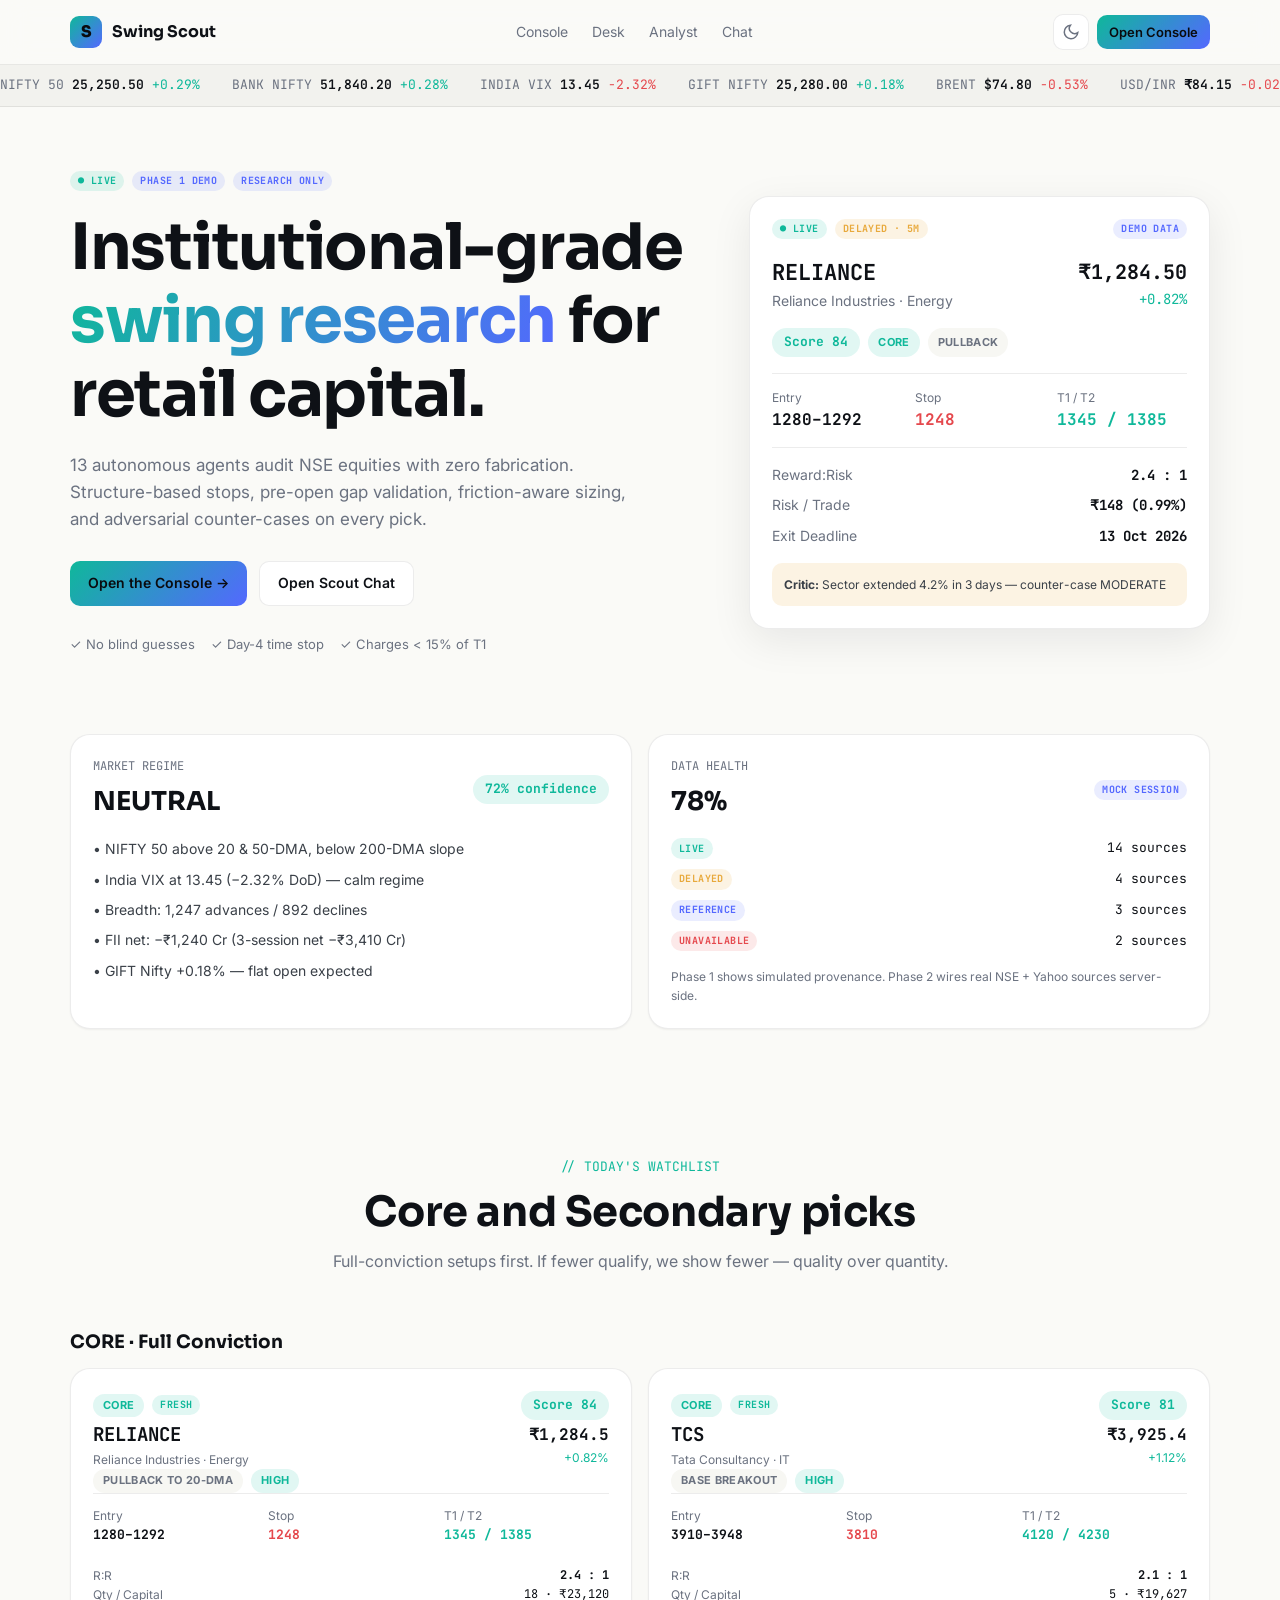
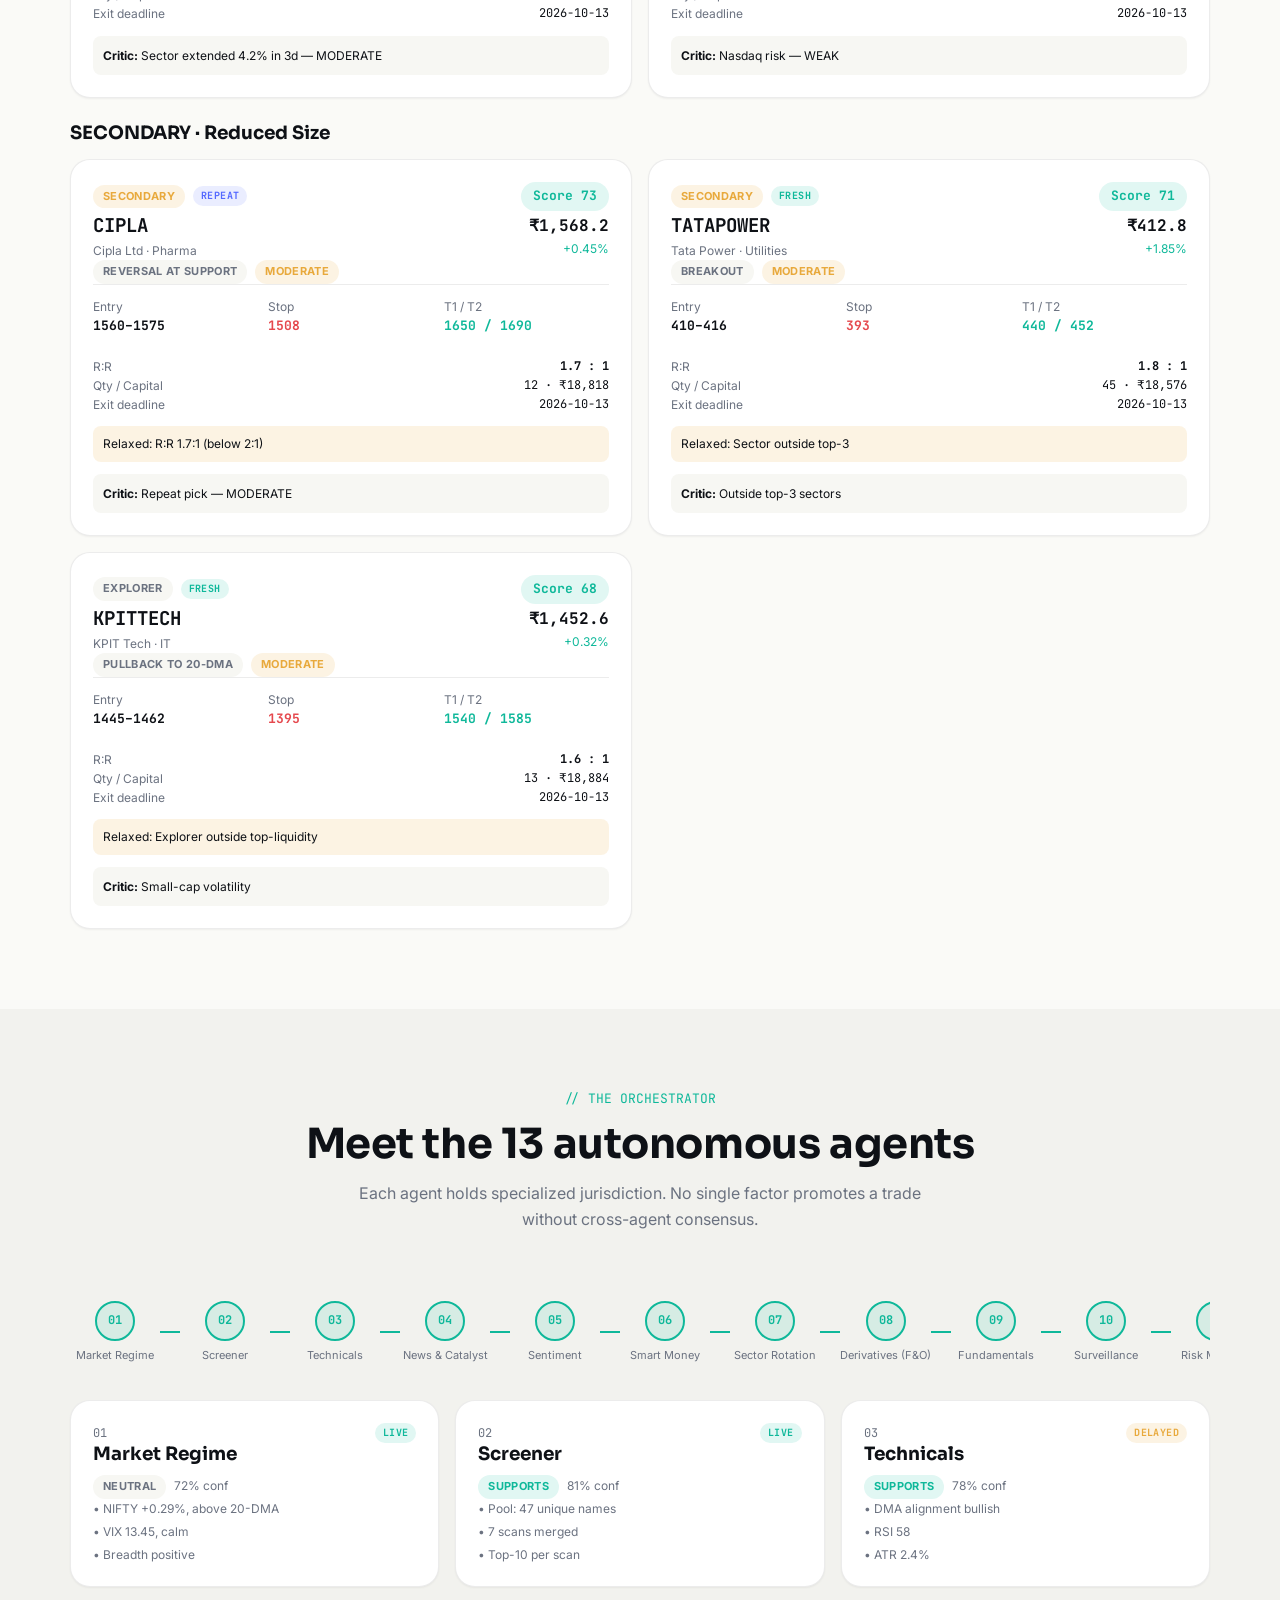
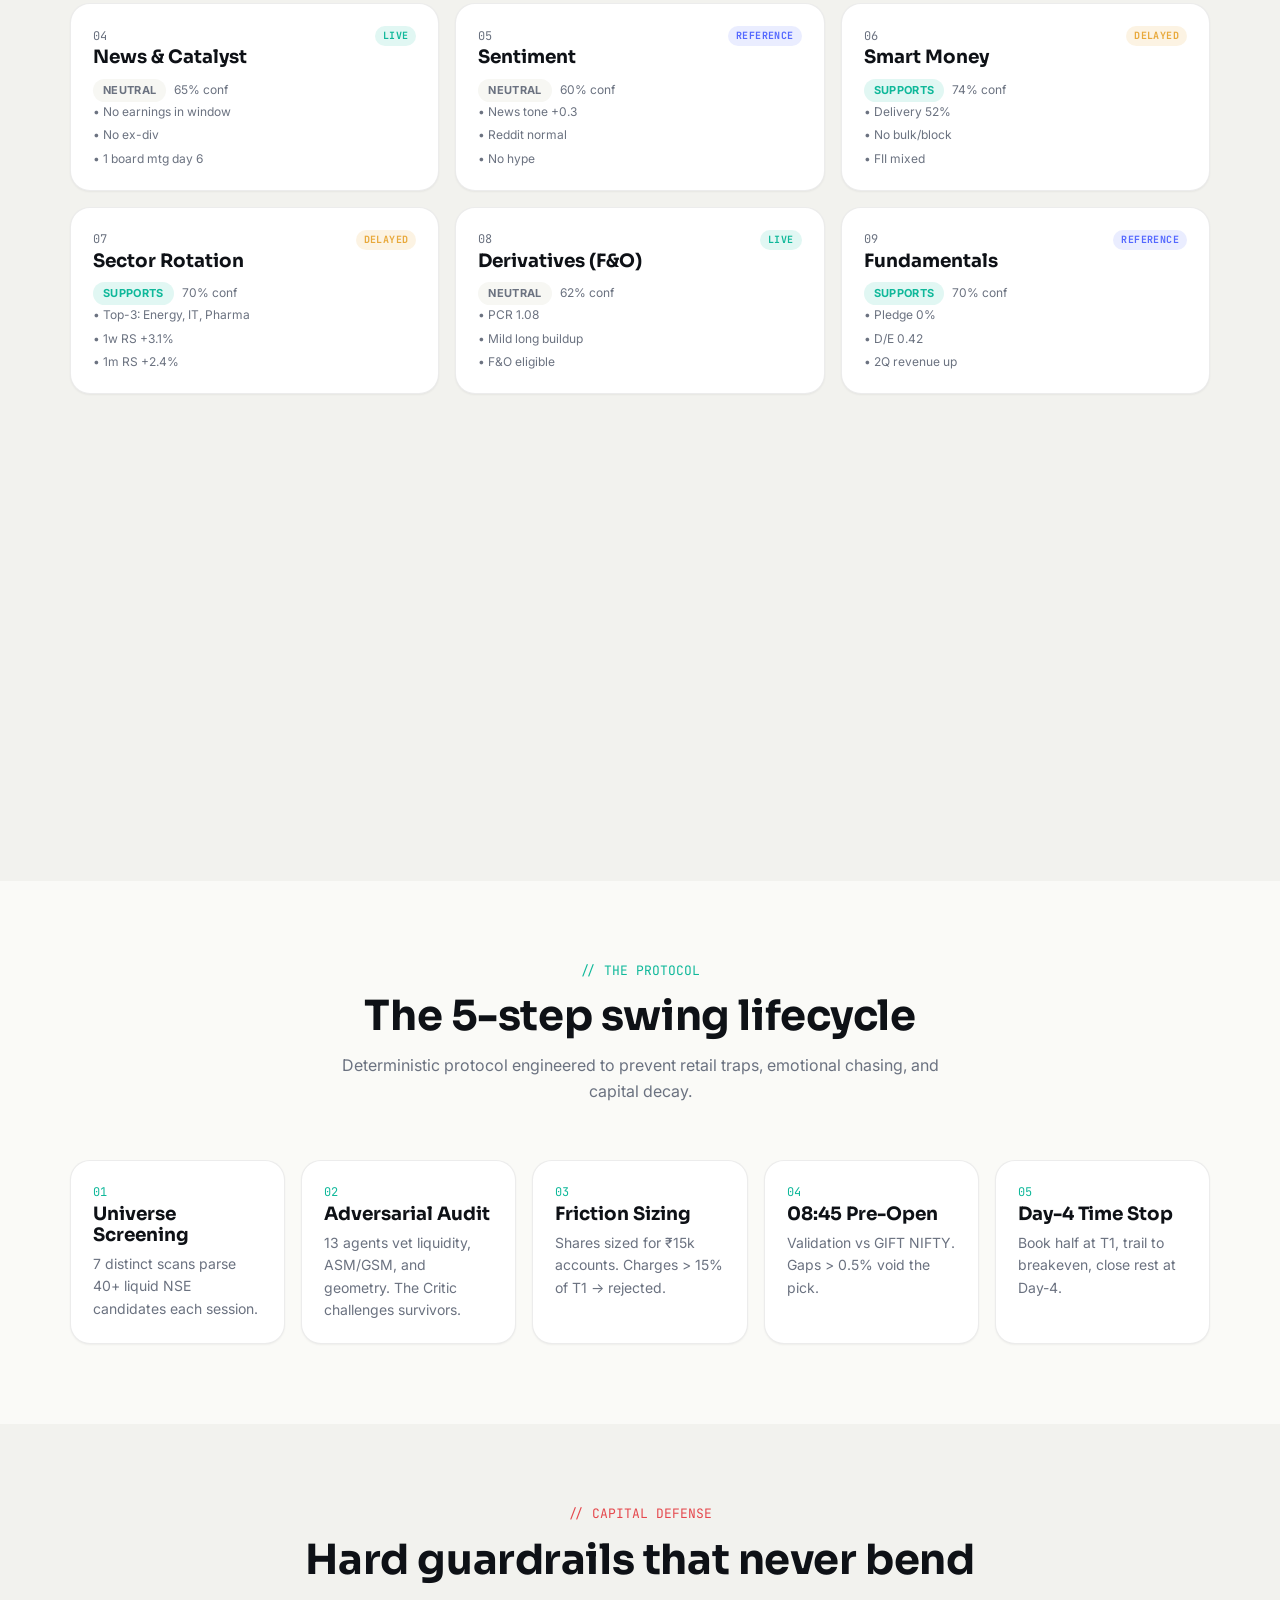
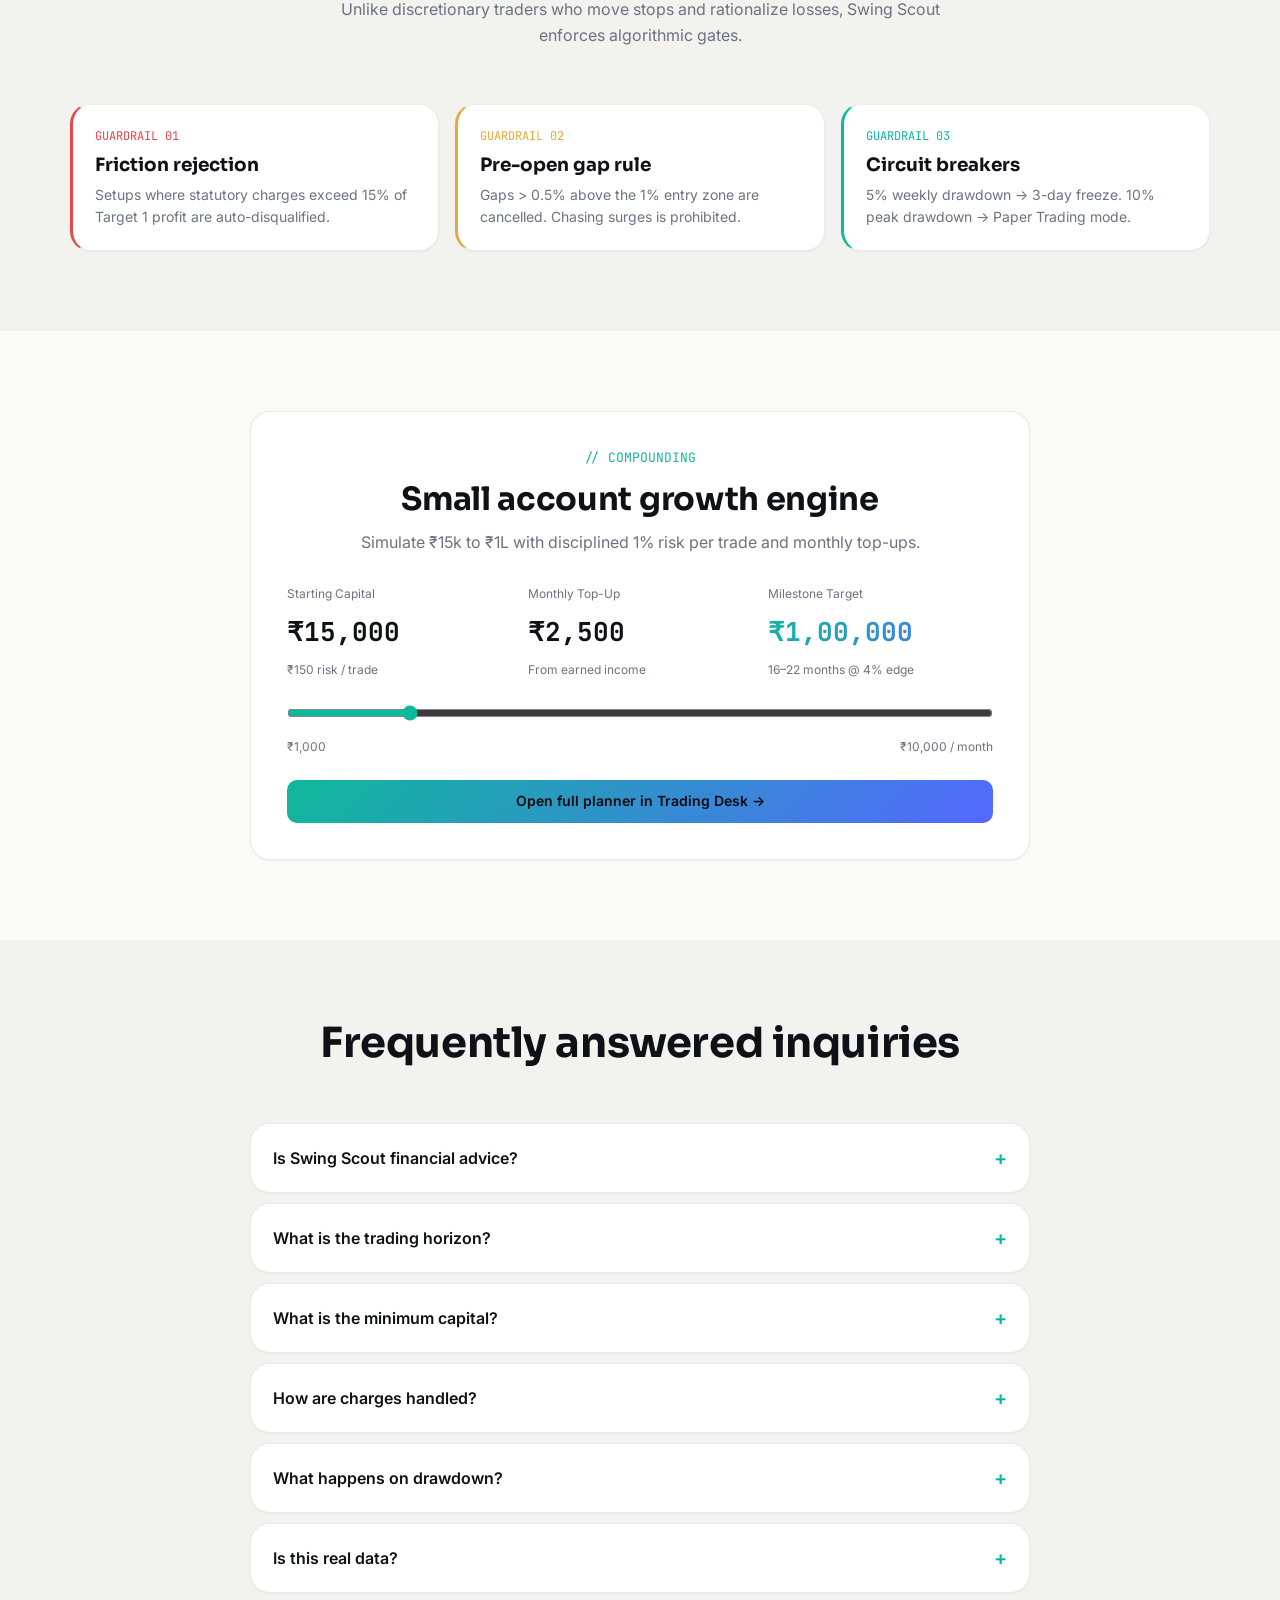
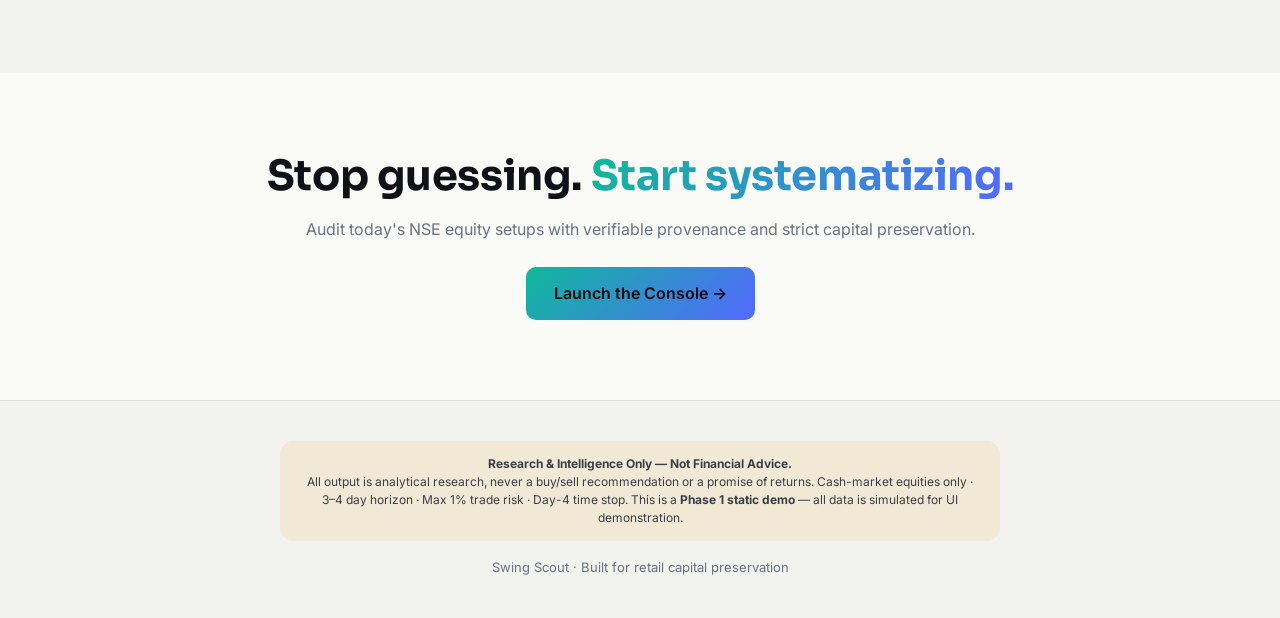
<file: index.html>
<!DOCTYPE html>
<html lang="en" data-theme="light">
<head>
<meta charset="UTF-8" />
<meta name="viewport" content="width=device-width, initial-scale=1.0" />
<title>Swing Scout — NSE Swing Research Ecosystem</title>
<meta name="description" content="Institutional-grade NSE swing research for retail capital. 13 autonomous agents, strict capital preservation, Day-4 time stop." />

<link rel="preconnect" href="https://fonts.googleapis.com">
<link rel="preconnect" href="https://fonts.gstatic.com" crossorigin>
<link href="https://fonts.googleapis.com/css2?family=Sora:wght@400;600;700;800&family=Inter:wght@400;500;600;700&family=JetBrains+Mono:wght@400;600;700&display=swap" rel="stylesheet">

<link rel="stylesheet" href="assets/style.css">
</head>

<body data-page="index.html">

<div id="nav-slot"></div>

<!-- TICKER -->
<div class="ticker">
  <div class="ticker-track" id="tickerTrack"></div>
</div>

<!-- HERO -->
<section class="section" style="padding-top:64px; padding-bottom:56px; position:relative;">
  <div class="container">
    <div style="display:grid; grid-template-columns: 1.15fr 0.85fr; gap:56px; align-items:center;" class="hero-grid">
      <div class="fade-in">
        <div class="flex wrap gap-2" style="margin-bottom:20px;">
          <span class="prov prov-live">● LIVE</span>
          <span class="demo-chip">Phase 1 Demo</span>
          <span class="prov prov-reference">Research Only</span>
        </div>
        <h1 style="margin-bottom:20px;">
          Institutional-grade <span class="gradient-text">swing research</span> for retail capital.
        </h1>
        <p class="muted" style="font-size:17px; max-width:560px; margin-bottom:28px;">
          13 autonomous agents audit NSE equities with zero fabrication.
          Structure-based stops, pre-open gap validation, friction-aware sizing,
          and adversarial counter-cases on every pick.
        </p>
        <div class="flex wrap gap-3">
          <a href="console.html" class="btn btn-primary">Open the Console →</a>
          <a href="chat.html" target="_blank" class="btn btn-ghost">Open Scout Chat</a>
        </div>
        <div class="flex wrap gap-4" style="margin-top:28px; font-size:13px; color:var(--muted);">
          <span>✓ No blind guesses</span>
          <span>✓ Day-4 time stop</span>
          <span>✓ Charges &lt; 15% of T1</span>
        </div>
      </div>

      <!-- Preview Pick Card -->
      <div class="fade-in">
        <div class="card" style="box-shadow: var(--shadow-lg);">
          <div class="flex between center mb-4">
            <div class="flex center gap-2">
              <span class="prov prov-live">● LIVE</span>
              <span class="prov prov-delayed">DELAYED · 5m</span>
            </div>
            <span class="demo-chip">Demo Data</span>
          </div>
          <div class="flex between center mb-4">
            <div>
              <div class="mono bold" style="font-size:22px;">RELIANCE</div>
              <div class="text-sm muted">Reliance Industries · Energy</div>
            </div>
            <div style="text-align:right;">
              <div class="mono bold" style="font-size:20px;">₹1,284.50</div>
              <div class="mono text-sm" style="color:var(--primary);">+0.82%</div>
            </div>
          </div>
          <div class="flex wrap gap-2 mb-4">
            <span class="score-pill">Score 84</span>
            <span class="verdict v-supports">CORE</span>
            <span class="verdict v-neutral">Pullback</span>
          </div>
          <div style="display:grid; grid-template-columns:1fr 1fr 1fr; gap:12px; padding:14px 0; border-top:1px solid var(--border); border-bottom:1px solid var(--border);">
            <div>
              <div class="text-xs muted">Entry</div>
              <div class="mono bold">1280–1292</div>
            </div>
            <div>
              <div class="text-xs muted">Stop</div>
              <div class="mono bold" style="color:var(--coral);">1248</div>
            </div>
            <div>
              <div class="text-xs muted">T1 / T2</div>
              <div class="mono bold" style="color:var(--primary);">1345 / 1385</div>
            </div>
          </div>
          <div class="flex between center mt-4 text-sm">
            <span class="muted">Reward:Risk</span>
            <span class="mono bold">2.4 : 1</span>
          </div>
          <div class="flex between center mt-2 text-sm">
            <span class="muted">Risk / Trade</span>
            <span class="mono bold">₹148 (0.99%)</span>
          </div>
          <div class="flex between center mt-2 text-sm">
            <span class="muted">Exit Deadline</span>
            <span class="mono bold">13 Oct 2026</span>
          </div>
          <div style="margin-top:16px; padding:12px; background:var(--amber-soft); border-radius:10px; font-size:12px; color:var(--ink-soft);">
            <strong>Critic:</strong> Sector extended 4.2% in 3 days — counter-case MODERATE
          </div>
        </div>
      </div>
    </div>
  </div>
</section>

<!-- REGIME + DATA HEALTH -->
<section class="section" style="padding-top:24px; padding-bottom:48px;">
  <div class="container">
    <div class="grid grid-2">
      <div class="card fade-in">
        <div class="flex between center mb-4">
          <div>
            <div class="text-xs muted mono">MARKET REGIME</div>
            <div style="font-family:var(--font-display); font-size:26px; font-weight:700; margin-top:4px;">NEUTRAL</div>
          </div>
          <span class="score-pill">72% confidence</span>
        </div>
        <ul style="list-style:none; display:grid; gap:8px; font-size:14px; color:var(--ink-soft);">
          <li>• NIFTY 50 above 20 &amp; 50-DMA, below 200-DMA slope</li>
          <li>• India VIX at 13.45 (−2.32% DoD) — calm regime</li>
          <li>• Breadth: 1,247 advances / 892 declines</li>
          <li>• FII net: −₹1,240 Cr (3-session net −₹3,410 Cr)</li>
          <li>• GIFT Nifty +0.18% — flat open expected</li>
        </ul>
      </div>
      <div class="card fade-in">
        <div class="flex between center mb-4">
          <div>
            <div class="text-xs muted mono">DATA HEALTH</div>
            <div style="font-family:var(--font-display); font-size:26px; font-weight:700; margin-top:4px;">78%</div>
          </div>
          <span class="demo-chip">Mock Session</span>
        </div>
        <div style="display:grid; gap:10px; font-size:13px;">
          <div class="flex between"><span class="prov prov-live">LIVE</span><span class="mono">14 sources</span></div>
          <div class="flex between"><span class="prov prov-delayed">DELAYED</span><span class="mono">4 sources</span></div>
          <div class="flex between"><span class="prov prov-reference">REFERENCE</span><span class="mono">3 sources</span></div>
          <div class="flex between"><span class="prov prov-unavailable">UNAVAILABLE</span><span class="mono">2 sources</span></div>
        </div>
        <p class="text-xs muted mt-4">Phase 1 shows simulated provenance. Phase 2 wires real NSE + Yahoo sources server-side.</p>
      </div>
    </div>
  </div>
</section>

<!-- TODAY'S WATCHLIST -->
<section class="section">
  <div class="container">
    <div class="section-head">
      <p class="kicker">// TODAY'S WATCHLIST</p>
      <h2>Core and Secondary picks</h2>
      <p class="lead">Full-conviction setups first. If fewer qualify, we show fewer — quality over quantity.</p>
    </div>

    <h3 class="mb-4">CORE · Full Conviction</h3>
    <div class="grid grid-2 mb-6" id="coreGrid"></div>

    <h3 class="mb-4">SECONDARY · Reduced Size</h3>
    <div class="grid grid-2" id="secondaryGrid"></div>
  </div>
</section>

<!-- AGENTS -->
<section class="section" style="background:var(--bg-soft);">
  <div class="container">
    <div class="section-head">
      <p class="kicker">// THE ORCHESTRATOR</p>
      <h2>Meet the 13 autonomous agents</h2>
      <p class="lead">Each agent holds specialized jurisdiction. No single factor promotes a trade without cross-agent consensus.</p>
    </div>

    <div class="pipeline mb-6" id="pipeline"></div>

    <div class="grid grid-3" id="agentGrid"></div>
  </div>
</section>

<!-- LIFECYCLE -->
<section class="section">
  <div class="container">
    <div class="section-head">
      <p class="kicker">// THE PROTOCOL</p>
      <h2>The 5-step swing lifecycle</h2>
      <p class="lead">Deterministic protocol engineered to prevent retail traps, emotional chasing, and capital decay.</p>
    </div>
    <div class="grid grid-5" id="lifecycleGrid"></div>
  </div>
</section>

<!-- GUARDRAILS -->
<section class="section" style="background:var(--bg-soft);">
  <div class="container">
    <div class="section-head">
      <p class="kicker" style="color:var(--coral);">// CAPITAL DEFENSE</p>
      <h2>Hard guardrails that never bend</h2>
      <p class="lead">Unlike discretionary traders who move stops and rationalize losses, Swing Scout enforces algorithmic gates.</p>
    </div>
    <div class="grid grid-3">
      <div class="card card-hover fade-in" style="border-left:3px solid var(--coral);">
        <div class="mono text-xs mb-2" style="color:var(--coral);">GUARDRAIL 01</div>
        <h3 class="mb-2">Friction rejection</h3>
        <p class="text-sm muted">Setups where statutory charges exceed 15% of Target 1 profit are auto-disqualified.</p>
      </div>
      <div class="card card-hover fade-in" style="border-left:3px solid var(--amber);">
        <div class="mono text-xs mb-2" style="color:var(--amber);">GUARDRAIL 02</div>
        <h3 class="mb-2">Pre-open gap rule</h3>
        <p class="text-sm muted">Gaps &gt; 0.5% above the 1% entry zone are cancelled. Chasing surges is prohibited.</p>
      </div>
      <div class="card card-hover fade-in" style="border-left:3px solid var(--primary);">
        <div class="mono text-xs mb-2" style="color:var(--primary);">GUARDRAIL 03</div>
        <h3 class="mb-2">Circuit breakers</h3>
        <p class="text-sm muted">5% weekly drawdown → 3-day freeze. 10% peak drawdown → Paper Trading mode.</p>
      </div>
    </div>
  </div>
</section>

<!-- PLANNER TEASER -->
<section class="section">
  <div class="container-narrow">
    <div class="card fade-in" style="padding:36px;">
      <div class="section-head" style="margin-bottom:28px;">
        <p class="kicker">// COMPOUNDING</p>
        <h2 style="font-size:32px;">Small account growth engine</h2>
        <p class="lead">Simulate ₹15k to ₹1L with disciplined 1% risk per trade and monthly top-ups.</p>
      </div>
      <div class="grid grid-3 mb-6">
        <div>
          <div class="text-xs muted mb-2">Starting Capital</div>
          <div class="mono bold" style="font-size:26px;">₹15,000</div>
          <div class="text-xs muted mt-2">₹150 risk / trade</div>
        </div>
        <div>
          <div class="text-xs muted mb-2">Monthly Top-Up</div>
          <div class="mono bold" style="font-size:26px;">₹<span id="monthlyVal">2,500</span></div>
          <div class="text-xs muted mt-2">From earned income</div>
        </div>
        <div>
          <div class="text-xs muted mb-2">Milestone Target</div>
          <div class="mono bold gradient-text" style="font-size:26px;">₹1,00,000</div>
          <div class="text-xs muted mt-2">16–22 months @ 4% edge</div>
        </div>
      </div>
      <input type="range" min="1000" max="10000" step="500" value="2500" id="monthlySlider" style="width:100%; accent-color:var(--primary);" />
      <div class="flex between text-xs muted mt-2">
        <span>₹1,000</span>
        <span>₹10,000 / month</span>
      </div>
      <a href="desk.html" class="btn btn-primary mt-6" style="width:100%; justify-content:center;">Open full planner in Trading Desk →</a>
    </div>
  </div>
</section>

<!-- FAQ -->
<section class="section" style="background:var(--bg-soft);">
  <div class="container-narrow">
    <div class="section-head">
      <h2>Frequently answered inquiries</h2>
    </div>
    <div id="faqList" style="display:grid; gap:10px;"></div>
  </div>
</section>

<!-- CTA -->
<section class="section" style="text-align:center;">
  <div class="container-narrow">
    <h2 class="mb-4">Stop guessing. <span class="gradient-text">Start systematizing.</span></h2>
    <p class="muted mb-6">Audit today's NSE equity setups with verifiable provenance and strict capital preservation.</p>
    <a href="console.html" class="btn btn-primary" style="font-size:16px; padding:14px 28px;">Launch the Console →</a>
  </div>
</section>

<div id="footer-slot"></div>

<script src="assets/mock.js"></script>
<script src="assets/app.js"></script>
<script>
  // ===== TICKER =====
  (function () {
    const track = document.getElementById('tickerTrack');
    const items = MOCK.ticker.map(t => `
      <span class="ticker-item">
        <span class="name">${t.name}</span>
        <span class="val">${t.val}</span>
        <span class="${t.up ? 'up' : 'down'}">${t.chg}</span>
      </span>`).join('');
    track.innerHTML = items + items; // duplicate for seamless loop
  })();

  // ===== PICKS =====
  function pickCard(p) {
    const groupCls = p.group === 'CORE' ? 'v-supports' : (p.group === 'EXPLORER' ? 'v-neutral' : 'v-warns');
    return `
      <div class="card card-hover fade-in">
        <div class="flex between center mb-3">
          <div class="flex center gap-2">
            <span class="verdict ${groupCls}">${p.group}</span>
            ${p.fresh ? '<span class="prov prov-live">FRESH</span>' : '<span class="prov prov-reference">REPEAT</span>'}
          </div>
          <span class="score-pill">Score ${p.score}</span>
        </div>
        <div class="flex between center mb-3">
          <div>
            <div class="mono bold" style="font-size:19px;">${p.symbol}</div>
            <div class="text-xs muted">${p.company} · ${p.sector}</div>
          </div>
          <div style="text-align:right;">
            <div class="mono bold">₹${p.price.toLocaleString('en-IN')}</div>
            <div class="text-xs" style="color:var(--primary);">${p.change}</div>
          </div>
        </div>
        <div class="flex wrap gap-2 mb-3">
          <span class="verdict v-neutral">${p.setup}</span>
          <span class="verdict ${p.confidence === 'HIGH' ? 'v-supports' : 'v-warns'}">${p.confidence}</span>
        </div>
        <div style="display:grid; grid-template-columns:1fr 1fr 1fr; gap:10px; padding:12px 0; border-top:1px solid var(--border); font-size:13px;">
          <div>
            <div class="text-xs muted">Entry</div>
            <div class="mono bold">${p.entryZone[0]}–${p.entryZone[1]}</div>
          </div>
          <div>
            <div class="text-xs muted">Stop</div>
            <div class="mono bold" style="color:var(--coral);">${p.stop}</div>
          </div>
          <div>
            <div class="text-xs muted">T1 / T2</div>
            <div class="mono bold" style="color:var(--primary);">${p.t1} / ${p.t2}</div>
          </div>
        </div>
        <div class="flex between text-xs mt-2">
          <span class="muted">R:R</span><span class="mono bold">${p.rr} : 1</span>
        </div>
        <div class="flex between text-xs mt-1">
          <span class="muted">Qty / Capital</span><span class="mono">${p.qty} · ₹${p.capital.toLocaleString('en-IN')}</span>
        </div>
        <div class="flex between text-xs mt-1">
          <span class="muted">Exit deadline</span><span class="mono">${p.exitDeadline}</span>
        </div>
        ${p.relaxed ? `<div class="mt-3 text-xs" style="padding:8px 10px; background:var(--amber-soft); border-radius:8px;">Relaxed: ${p.relaxed}</div>` : ''}
        <div class="mt-3 text-xs" style="padding:10px; background:var(--surface-2); border-radius:8px;">
          <strong>Critic:</strong> ${p.critic}
        </div>
      </div>`;
  }
  document.getElementById('coreGrid').innerHTML = MOCK.picks.filter(p => p.group === 'CORE').map(pickCard).join('');
  document.getElementById('secondaryGrid').innerHTML = MOCK.picks.filter(p => p.group !== 'CORE').map(pickCard).join('');

  // ===== PIPELINE =====
  (function () {
    const el = document.getElementById('pipeline');
    const nodes = MOCK.agents.map((a, i) => {
      const dot = `<div class="pipeline-dot">${String(i + 1).padStart(2, '0')}</div>`;
      const label = `<div class="pipeline-label">${a.name}</div>`;
      const line = i < MOCK.agents.length - 1 ? '<div class="pipeline-line done"></div>' : '';
      return `<div class="pipeline-node done">${dot}${label}</div>${line}`;
    }).join('');
    el.innerHTML = nodes;
  })();

  // ===== AGENTS =====
  document.getElementById('agentGrid').innerHTML = MOCK.agents.map(a => `
    <div class="card card-hover fade-in">
      <div class="flex between center mb-3">
        <span class="mono text-xs muted">${String(a.id).padStart(2, '0')}</span>
        <span class="prov prov-${a.prov}">${a.prov.toUpperCase()}</span>
      </div>
      <h3 class="mb-2">${a.name}</h3>
      <div class="mb-3">${verdictBadge(a.verdict)}<span class="text-xs muted" style="margin-left:8px;">${a.confidence}% conf</span></div>
      <ul style="list-style:none; font-size:12px; color:var(--muted); display:grid; gap:4px;">
        ${a.bullets.map(b => `<li>• ${b}</li>`).join('')}
      </ul>
    </div>`).join('');

  // ===== LIFECYCLE =====
  const steps = [
    { n: '01', t: 'Universe Screening', d: '7 distinct scans parse 40+ liquid NSE candidates each session.' },
    { n: '02', t: 'Adversarial Audit', d: '13 agents vet liquidity, ASM/GSM, and geometry. The Critic challenges survivors.' },
    { n: '03', t: 'Friction Sizing', d: 'Shares sized for ₹15k accounts. Charges > 15% of T1 → rejected.' },
    { n: '04', t: '08:45 Pre-Open', d: 'Validation vs GIFT NIFTY. Gaps > 0.5% void the pick.' },
    { n: '05', t: 'Day-4 Time Stop', d: 'Book half at T1, trail to breakeven, close rest at Day-4.' }
  ];
  document.getElementById('lifecycleGrid').innerHTML = steps.map(s => `
    <div class="card card-hover fade-in">
      <div class="mono text-xs mb-3" style="color:var(--primary);">${s.n}</div>
      <h3 class="mb-2">${s.t}</h3>
      <p class="text-sm muted">${s.d}</p>
    </div>`).join('');

  // ===== FAQ =====
  document.getElementById('faqList').innerHTML = MOCK.faq.map(f => `
    <details class="card fade-in" style="padding:0; overflow:hidden;">
      <summary style="padding:18px 22px; cursor:pointer; font-weight:600; display:flex; justify-content:space-between; align-items:center;">
        <span>${f.q}</span>
        <span style="color:var(--primary); font-size:20px;">+</span>
      </summary>
      <div style="padding:0 22px 18px; color:var(--muted); font-size:14px;">${f.a}</div>
    </details>`).join('');

  // ===== PLANNER SLIDER =====
  const slider = document.getElementById('monthlySlider');
  const val = document.getElementById('monthlyVal');
  slider.addEventListener('input', () => {
    val.textContent = Number(slider.value).toLocaleString('en-IN');
  });

  // ===== HERO GRID MOBILE FIX =====
  function fixHeroGrid() {
    const g = document.querySelector('.hero-grid');
    if (!g) return;
    if (window.innerWidth < 900) g.style.gridTemplateColumns = '1fr';
    else g.style.gridTemplateColumns = '1.15fr 0.85fr';
  }
  fixHeroGrid();
  window.addEventListener('resize', fixHeroGrid);
</script>

</body>
</html>
</file>
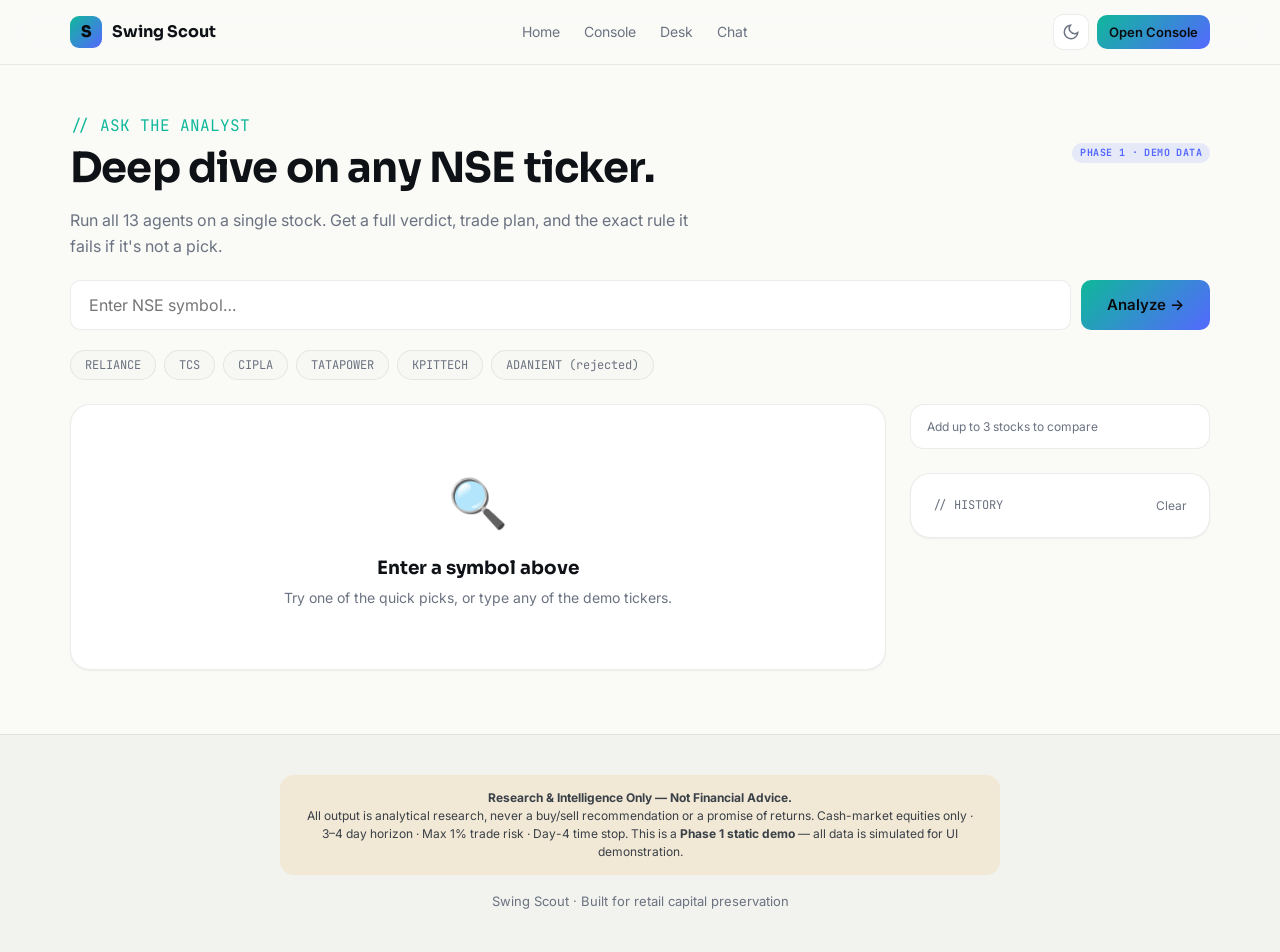
<file: analyst.html>
<!DOCTYPE html>
<html lang="en" data-theme="light">
<head>
<meta charset="UTF-8" />
<meta name="viewport" content="width=device-width, initial-scale=1.0" />
<title>Ask the Analyst — Swing Scout</title>
<link href="https://fonts.googleapis.com/css2?family=Sora:wght@400;600;700;800&family=Inter:wght@400;500;600;700&family=JetBrains+Mono:wght@400;600;700&display=swap" rel="stylesheet">
<link rel="stylesheet" href="assets/style.css">
<style>
.search-bar {
  display: flex; gap: 10px; align-items: stretch;
  margin-bottom: 20px;
}
.search-bar .input { font-size: 16px; padding: 14px 18px; }
.search-bar .btn { padding: 14px 26px; font-size: 15px; }

.suggest-row {
  display: flex; flex-wrap: wrap; gap: 8px; margin-bottom: 24px;
}
.suggest-row button {
  padding: 6px 14px; border-radius: 999px;
  background: var(--surface-2); color: var(--muted);
  border: 1px solid var(--border); cursor: pointer;
  font-family: var(--font-mono); font-size: 12px;
  transition: all 0.2s ease;
}
.suggest-row button:hover {
  background: var(--primary-soft); color: var(--primary);
  border-color: var(--primary);
}

.compare-tray {
  background: var(--surface); border: 1px solid var(--border);
  border-radius: var(--radius); padding: 12px 16px;
  display: flex; align-items: center; justify-content: space-between;
  gap: 12px; margin-bottom: 24px; flex-wrap: wrap;
}
.compare-tray .chips { display: flex; gap: 8px; flex-wrap: wrap; flex: 1; }
.compare-chip {
  display: inline-flex; align-items: center; gap: 6px;
  padding: 6px 10px; border-radius: 8px;
  background: var(--indigo-soft); color: var(--indigo);
  font-family: var(--font-mono); font-size: 12px; font-weight: 600;
}
.compare-chip button { color: inherit; cursor: pointer; font-size: 14px; background: none; border: none; }

.agent-card-live {
  opacity: 0; transform: translateY(8px);
  transition: opacity 0.35s ease, transform 0.35s ease;
  background: var(--surface); border: 1px solid var(--border);
  border-radius: var(--radius); padding: 14px 18px;
  border-left: 3px solid var(--faint);
}
.agent-card-live.show { opacity: 1; transform: translateY(0); }
.agent-card-live.verdict-VETO { border-left-color: var(--coral); }
.agent-card-live.verdict-WARNS { border-left-color: var(--amber); }
.agent-card-live.verdict-SUPPORTS { border-left-color: var(--primary); }

.thinking-dots { display: inline-flex; gap: 4px; align-items: center; }
.thinking-dots span {
  width: 6px; height: 6px; border-radius: 50%;
  background: var(--muted);
  animation: bounce 1.2s infinite ease-in-out;
}
.thinking-dots span:nth-child(2) { animation-delay: 0.15s; }
.thinking-dots span:nth-child(3) { animation-delay: 0.3s; }
@keyframes bounce {
  0%, 60%, 100% { transform: translateY(0); opacity: 0.4; }
  30% { transform: translateY(-4px); opacity: 1; }
}

.verdict-hero {
  background: linear-gradient(135deg, var(--primary-soft), var(--indigo-soft));
  border-radius: var(--radius-lg);
  padding: 28px 24px;
  text-align: center;
  border: 1px solid var(--border);
}
.verdict-hero .label {
  font-size: 12px; font-family: var(--font-mono);
  color: var(--muted); letter-spacing: 0.08em;
}
.verdict-hero .verdict-word {
  font-family: var(--font-display); font-weight: 800;
  font-size: clamp(2rem, 6vw, 3rem);
  margin: 8px 0;
}
.verdict-hero.STRONG .verdict-word { color: var(--primary); }
.verdict-hero.WORKABLE .verdict-word { color: var(--indigo); }
.verdict-hero.WAIT .verdict-word { color: var(--amber); }
.verdict-hero.AVOID .verdict-word { color: var(--coral); }

.history-item {
  padding: 12px 14px; border-bottom: 1px solid var(--border);
  display: flex; justify-content: space-between; align-items: center;
  gap: 12px; font-size: 13px;
}
.history-item:last-child { border-bottom: none; }
.history-item .sym { font-family: var(--font-mono); font-weight: 700; }
.history-item .time { font-size: 11px; color: var(--muted); }

@media (max-width: 700px) {
  .search-bar { flex-direction: column; }
}
</style>
</head>
<body data-page="analyst.html">

<div id="nav-slot"></div>

<!-- HEADER -->
<section style="padding: 48px 0 20px">
  <div class="container">
    <div class="flex between center wrap gap-3 mb-4">
      <div>
        <p class="kicker mono" style="color: var(--primary); margin-bottom: 6px;">// ASK THE ANALYST</p>
        <h1 style="font-size: clamp(1.8rem, 5vw, 2.6rem);">Deep dive on any NSE ticker.</h1>
      </div>
      <span class="demo-chip">Phase 1 · Demo Data</span>
    </div>
    <p class="muted" style="max-width: 640px;">
      Run all 13 agents on a single stock. Get a full verdict, trade plan,
      and the exact rule it fails if it's not a pick.
    </p>
  </div>
</section>

<!-- SEARCH -->
<section class="container">
  <div class="search-bar">
    <input type="text" id="analystInput" class="input mono" placeholder="Enter NSE symbol…" autocapitalize="characters" />
    <button class="btn btn-primary" id="analyzeBtn">Analyze →</button>
  </div>
  <div class="suggest-row">
    <button data-sym="RELIANCE">RELIANCE</button>
    <button data-sym="TCS">TCS</button>
    <button data-sym="CIPLA">CIPLA</button>
    <button data-sym="TATAPOWER">TATAPOWER</button>
    <button data-sym="KPITTECH">KPITTECH</button>
    <button data-sym="ADANIENT">ADANIENT (rejected)</button>
  </div>
</section>

<!-- MAIN -->
<section class="container" style="padding-bottom: 64px;">
  <div style="display: grid; grid-template-columns: 1fr 300px; gap: 24px;" class="analyst-grid">

    <!-- LEFT: MAIN -->
    <main>
      <!-- EMPTY STATE -->
      <div id="anEmpty" class="card" style="text-align: center; padding: 60px 24px;">
        <div style="font-size: 48px; margin-bottom: 16px;">🔍</div>
        <h3 class="mb-2">Enter a symbol above</h3>
        <p class="muted text-sm">Try one of the quick picks, or type any of the demo tickers.</p>
      </div>

      <!-- RESULT STATE -->
      <div id="anResult" style="display: none;">

        <!-- VERDICT HERO -->
        <div id="anVerdict" class="verdict-hero mb-4">
          <div class="label">// FINAL VERDICT</div>
          <div class="verdict-word" id="anVerdictWord">—</div>
          <div class="flex center gap-3" style="justify-content: center;">
            <span class="score-pill" id="anScore">—</span>
            <span id="anQualify" class="verdict v-neutral">—</span>
          </div>
        </div>

        <!-- AGENT STREAM -->
        <h3 class="mb-3">Agent audit</h3>
        <div id="anAgentStream" style="display: grid; gap: 10px; margin-bottom: 24px;"></div>

        <!-- TRADE PLAN -->
        <div id="anPlanSlot"></div>

        <!-- COMPARE ROW (if any chips) -->
        <div id="anCompareSlot" style="margin-top: 24px;"></div>

      </div>
    </main>

    <!-- RIGHT: SIDEBAR -->
    <aside>
      <!-- COMPARE TRAY -->
      <div class="compare-tray">
        <div class="chips" id="compareChips">
          <span class="text-xs muted">Add up to 3 stocks to compare</span>
        </div>
        <button class="btn btn-ghost btn-sm" id="clearCompare" style="display: none;">Clear</button>
      </div>

      <!-- HISTORY -->
      <div class="card">
        <div class="flex between center mb-3">
          <div class="text-xs mono muted">// HISTORY</div>
          <button id="clearHistory" class="text-xs muted" style="background: none; border: none; cursor: pointer;">Clear</button>
        </div>
        <div id="anHistory"></div>
        <div id="anHistoryEmpty" style="text-align: center; padding: 20px; color: var(--muted); font-size: 13px;">
          No analyses yet.
        </div>
      </div>
    </aside>

  </div>
</section>

<div id="footer-slot"></div>
  
<script src="assets/mock.js"></script>
<script src="assets/app.js"></script>
<script>
var $ = function(id) { return document.getElementById(id); };
var r2 = function(n) { return Math.round(n * 100) / 100; };
var sleep = function(ms) { return new Promise(function(r) { setTimeout(r, ms); }); };

var REJECTED = {
  'ADANIENT': 'On ASM list — hard rule exclusion',
  'YESBANK': 'ATV below ₹10 Cr — liquidity fail',
  'IRCTC': 'Earnings within window + 2 days',
  'ZOMATO': 'Extended 2.1 ATR above 20-DMA',
  'PAYTM': 'Reward:Risk below 1.5:1',
  'IDEA': 'Circuit-locked — no entry possible'
};

// ===== COMPARE STATE =====
var compareList = Store.get('compareList', []);
var history = Store.get('analystHistory', []);
var currentSymbol = '';

function renderCompareChips() {
  var c = $('compareChips');
  var clr = $('clearCompare');
  if (!compareList.length) {
    c.innerHTML = '<span class="text-xs muted">Add up to 3 stocks to compare</span>';
    clr.style.display = 'none';
    return;
  }
  clr.style.display = 'inline-flex';
  c.innerHTML = compareList.map(function(s) {
    return '<span class="compare-chip">' + s + '<button data-rm="' + s + '">×</button></span>';
  }).join('');
  c.querySelectorAll('[data-rm]').forEach(function(b) {
    b.addEventListener('click', function() { removeCompare(b.dataset.rm); });
  });
  renderCompareTable();
}

function addToCompare(sym) {
  if (compareList.indexOf(sym) !== -1) return;
  if (compareList.length >= 3) { alert('Max 3 stocks'); return; }
  compareList.push(sym);
  Store.set('compareList', compareList);
  renderCompareChips();
}

function removeCompare(sym) {
  compareList = compareList.filter(function(s) { return s !== sym; });
  Store.set('compareList', compareList);
  renderCompareChips();
}

$('clearCompare').addEventListener('click', function() {
  compareList = [];
  Store.set('compareList', compareList);
  renderCompareChips();
});

// ===== HISTORY =====
function renderHistory() {
  var list = $('anHistory');
  var empty = $('anHistoryEmpty');
  if (!history.length) { list.innerHTML = ''; empty.style.display = 'block'; return; }
  empty.style.display = 'none';
  list.innerHTML = history.slice(0, 10).map(function(h) {
    var dt = new Date(h.t).toLocaleString('en-IN', { day: '2-digit', month: 'short', hour: '2-digit', minute: '2-digit' });
    return '<div class="history-item">' +
      '<div><div class="sym">' + h.symbol + '</div><div class="time">' + dt + '</div></div>' +
      '<span class="verdict ' + verdictClassFor(h.verdict) + '">' + h.verdict + '</span>' +
    '</div>';
  }).join('');
}

function verdictClassFor(v) {
  if (v === 'STRONG SETUP') return 'v-supports';
  if (v === 'WORKABLE') return 'v-neutral';
  if (v === 'WAIT') return 'v-warns';
  return 'v-veto';
}

function pushHistory(symbol, verdict) {
  history.unshift({ symbol: symbol, verdict: verdict, t: Date.now() });
  history = history.slice(0, 30);
  Store.set('analystHistory', history);
  renderHistory();
}

$('clearHistory').addEventListener('click', function() {
  if (!confirm('Clear all analysis history?')) return;
  history = [];
  Store.set('analystHistory', history);
  renderHistory();
});

// ===== AGENT STREAM =====
async function analyze(symbol) {
  var sym = symbol.trim().toUpperCase();
  if (!sym) return;
  currentSymbol = sym;

  $('anEmpty').style.display = 'none';
  $('anResult').style.display = 'block';
  $('anAgentStream').innerHTML = '';
  $('anPlanSlot').innerHTML = '';
  $('anCompareSlot').innerHTML = '';

  var pick = MOCK.picks.find(function(p) { return p.symbol === sym; });
  var rejection = REJECTED[sym];

  // Stream the 13 agents
  for (var i = 0; i < MOCK.agents.length; i++) {
    var a = MOCK.agents[i];
    var stream = $('anAgentStream');
    var el = document.createElement('div');
    el.className = 'agent-card-live show';
    el.innerHTML =
      '<div class="flex between center mb-2 flex-wrap gap-2">' +
        '<div class="flex center gap-3">' +
          '<span class="mono text-xs muted">' + String(a.id).padStart(2, '0') + '</span>' +
          '<strong style="font-family:var(--font-display); font-size:15px;">' + a.name + '</strong>' +
        '</div>' +
        '<span class="thinking-dots"><span></span><span></span><span></span></span>' +
      '</div>';
    stream.appendChild(el);
    el.scrollIntoView({ behavior: 'smooth', block: 'nearest' });
    await sleep(420 + Math.random() * 200);

    var bullets = a.bullets.map(function(b) { return '<li>• ' + b + '</li>'; }).join('');
    el.className = 'agent-card-live show verdict-' + a.verdict;
    el.innerHTML =
      '<div class="flex between center mb-2 flex-wrap gap-2">' +
        '<div class="flex center gap-3">' +
          '<span class="mono text-xs muted">' + String(a.id).padStart(2, '0') + '</span>' +
          '<strong style="font-family:var(--font-display); font-size:15px;">' + a.name + '</strong>' +
        '</div>' +
        '<div class="flex center gap-2">' +
          verdictBadge(a.verdict) +
          '<span class="text-xs muted mono">' + a.confidence + '%</span>' +
          '<span class="prov prov-' + a.prov + '">' + a.prov.toUpperCase() + '</span>' +
        '</div>' +
      '</div>' +
      '<ul style="list-style:none; font-size:13px; color:var(--muted); display:grid; gap:3px; padding-left:24px;">' +
        bullets +
      '</ul>';
    await sleep(80);
  }

  await sleep(300);
  renderVerdict(sym, pick, rejection);
}

// ===== RENDER VERDICT =====
function renderVerdict(sym, pick, rejection) {
  var vh = $('anVerdict');
  var word, score, qualify, cls;

  if (rejection) {
    word = 'AVOID';
    score = '—';
    qualify = 'Hard rule failed';
    cls = 'AVOID';
  } else if (!pick) {
    word = 'WAIT';
    score = '—';
    qualify = 'Not in demo set';
    cls = 'WAIT';
  } else if (pick.group === 'CORE') {
    word = 'STRONG SETUP';
    score = pick.score;
    qualify = 'Qualifies as CORE';
    cls = 'STRONG';
  } else if (pick.group === 'SECONDARY') {
    word = 'WORKABLE';
    score = pick.score;
    qualify = 'Qualifies as SECONDARY';
    cls = 'WORKABLE';
  } else {
    word = 'WORKABLE';
    score = pick.score;
    qualify = 'Qualifies as EXPLORER';
    cls = 'WORKABLE';
  }

  vh.className = 'verdict-hero mb-4 ' + cls;
  $('anVerdictWord').textContent = word;
  $('anScore').textContent = score === '—' ? '—' : score + ' / 100';
  $('anQualify').textContent = qualify;
  $('anQualify').className = 'verdict ' + (rejection ? 'v-veto' : (cls === 'STRONG' ? 'v-supports' : (cls === 'WORKABLE' ? 'v-neutral' : 'v-warns')));

  // Trade plan
  if (pick) {
    $('anPlanSlot').innerHTML = renderPlan(pick);
  } else if (rejection) {
    $('anPlanSlot').innerHTML =
      '<div class="card" style="border-left:3px solid var(--coral);">' +
        '<h3 class="mb-2">Rejected</h3>' +
        '<p class="muted text-sm">' + rejection + '</p>' +
        '<p class="text-xs muted mt-3">Hard rules cannot be relaxed. This stock is excluded from consideration today.</p>' +
      '</div>';
  } else {
    $('anPlanSlot').innerHTML =
      '<div class="card">' +
        '<h3 class="mb-2">Not in the demo set</h3>' +
        '<p class="muted text-sm mb-4">This symbol isn\'t covered in the Phase 1 demo. Try one of these to see the full agent audit:</p>' +
        '<div class="suggest-row">' +
          MOCK.picks.map(function(p) { return '<button data-sym="' + p.symbol + '">' + p.symbol + '</button>'; }).join('') +
        '</div>' +
      '</div>';
    document.querySelectorAll('#anPlanSlot button[data-sym]').forEach(function(b) {
      b.addEventListener('click', function() { $('analystInput').value = b.dataset.sym; analyze(b.dataset.sym); });
    });
  }

  pushHistory(sym, word);
  window.scrollTo({ top: 200, behavior: 'smooth' });
}

// ===== TRADE PLAN RENDER =====
function renderPlan(p) {
  var groupCls = p.group === 'CORE' ? 'v-supports' : (p.group === 'EXPLORER' ? 'v-neutral' : 'v-warns');
  var html = '';
  html += '<div class="card">';
  html += '<div class="flex between center wrap gap-3 mb-4">';
  html += '<div><div class="mono bold" style="font-size:22px;">' + p.symbol + '</div><div class="text-sm muted">' + p.company + ' · ' + p.sector + '</div></div>';
  html += '<div style="text-align:right;"><div class="mono bold" style="font-size:18px;">₹' + p.price.toLocaleString('en-IN') + '</div><div class="text-sm" style="color:var(--primary);">' + p.change + '</div></div>';
  html += '</div>';
  html += '<div class="flex wrap gap-2 mb-4">';
  html += '<span class="verdict ' + groupCls + '">' + p.group + '</span>';
  html += '<span class="verdict v-neutral">' + p.setup + '</span>';
  html += '<span class="verdict ' + (p.confidence === 'HIGH' ? 'v-supports' : 'v-warns') + '">' + p.confidence + '</span>';
  if (p.fresh) html += '<span class="prov prov-live">FRESH</span>';
  else html += '<span class="prov prov-reference">REPEAT</span>';
  html += '</div>';
  html += '<div style="display:grid;grid-template-columns:repeat(3,1fr);gap:14px;padding:16px 0;border-top:1px solid var(--border);border-bottom:1px solid var(--border);">';
  html += '<div><div class="text-xs muted">Entry zone</div><div class="mono bold">' + p.entryZone[0] + '–' + p.entryZone[1] + '</div></div>';
  html += '<div><div class="text-xs muted">Stop</div><div class="mono bold" style="color:var(--coral);">' + p.stop + '</div></div>';
  html += '<div><div class="text-xs muted">T1 / T2</div><div class="mono bold" style="color:var(--primary);">' + p.t1 + ' / ' + p.t2 + '</div></div>';
  html += '</div>';
  html += '<div style="display:grid;grid-template-columns:repeat(3,1fr);gap:14px;padding:14px 0;">';
  html += '<div><div class="text-xs muted">Reward:Risk</div><div class="mono bold">' + p.rr + ' : 1</div></div>';
  html += '<div><div class="text-xs muted">Qty</div><div class="mono bold">' + p.qty + '</div></div>';
  html += '<div><div class="text-xs muted">Capital</div><div class="mono bold">₹' + p.capital.toLocaleString('en-IN') + '</div></div>';
  html += '</div>';
  html += '<div style="padding:14px;background:var(--amber-soft);border-radius:10px;font-size:13px;margin-top:8px;">';
  html += '<strong>Critic:</strong> ' + p.critic + '<br><span class="text-xs muted">Invalidates if: ' + p.invalidates + '</span>';
  html += '</div>';
  html += '<div class="flex gap-2 mt-4 flex-wrap">';
  html += '<button class="btn btn-primary btn-sm" id="addCompareBtn">Add to Compare</button>';
  html += '<a href="desk.html" class="btn btn-ghost btn-sm">Save to Desk</a>';
  html += '<a href="chat.html" target="_blank" class="btn btn-ghost btn-sm">Ask Scout Chat</a>';
  html += '</div>';
  html += '</div>';

  setTimeout(function() {
    var b = document.getElementById('addCompareBtn');
    if (b) b.addEventListener('click', function() { addToCompare(p.symbol); });
  }, 50);

  return html;
}
  
// ===== COMPARE TABLE =====
function renderCompareTable() {
  var slot = $('anCompareSlot');
  if (!slot) return;
  if (compareList.length < 2) { slot.innerHTML = ''; return; }

  var picks = compareList.map(function(s) {
    return MOCK.picks.find(function(p) { return p.symbol === s; }) || { symbol: s, notFound: true };
  });

  var html = '<h3 class="mb-3">Comparison</h3>';
  html += '<div class="card" style="overflow-x:auto;">';
  html += '<table class="table">';
  html += '<thead><tr><th>Metric</th>';
  picks.forEach(function(p) { html += '<th>' + p.symbol + '</th>'; });
  html += '</tr></thead><tbody>';

  var rows = [
    ['Group', function(p) { return p.group || '—'; }],
    ['Setup', function(p) { return p.setup || '—'; }],
    ['Score', function(p) { return p.score || '—'; }],
    ['Entry', function(p) { return p.entryZone ? p.entryZone[0] + '–' + p.entryZone[1] : '—'; }],
    ['Stop', function(p) { return p.stop || '—'; }],
    ['T1', function(p) { return p.t1 || '—'; }],
    ['R:R', function(p) { return p.rr ? p.rr + ':1' : '—'; }],
    ['Qty', function(p) { return p.qty || '—'; }],
    ['Risk ₹', function(p) { return p.riskInr || '—'; }]
  ];

  rows.forEach(function(row) {
    html += '<tr><td class="muted">' + row[0] + '</td>';
    picks.forEach(function(p) {
      html += '<td class="mono">' + (p.notFound ? '—' : row[1](p)) + '</td>';
    });
    html += '</tr>';
  });
  html += '</tbody></table></div>';
  slot.innerHTML = html;
}

// ===== EVENT LISTENERS =====
$('analyzeBtn').addEventListener('click', function() {
  analyze($('analystInput').value);
});

$('analystInput').addEventListener('keydown', function(e) {
  if (e.key === 'Enter') analyze($('analystInput').value);
});

document.querySelectorAll('.suggest-row button[data-sym]').forEach(function(b) {
  b.addEventListener('click', function() {
    $('analystInput').value = b.dataset.sym;
    analyze(b.dataset.sym);
  });
});

// ===== URL PARAM SUPPORT =====
function checkUrlParam() {
  var params = new URLSearchParams(window.location.search);
  var sym = params.get('symbol');
  if (sym) {
    $('analystInput').value = sym.toUpperCase();
    analyze(sym.toUpperCase());
  }
}

// ===== MOBILE GRID FIX =====
function fixAnalystGrid() {
  var g = document.querySelector('.analyst-grid');
  if (!g) return;
  if (window.innerWidth < 900) g.style.gridTemplateColumns = '1fr';
  else g.style.gridTemplateColumns = '1fr 300px';
}
fixAnalystGrid();
window.addEventListener('resize', fixAnalystGrid);

// ===== BOOT =====
document.addEventListener('DOMContentLoaded', function() {
  renderCompareChips();
  renderHistory();
  checkUrlParam();
});

// In case DOMContentLoaded already fired
if (document.readyState === 'complete' || document.readyState === 'interactive') {
  setTimeout(function() {
    renderCompareChips();
    renderHistory();
    checkUrlParam();
  }, 50);
}
</script>
</body>
</html>
</file>
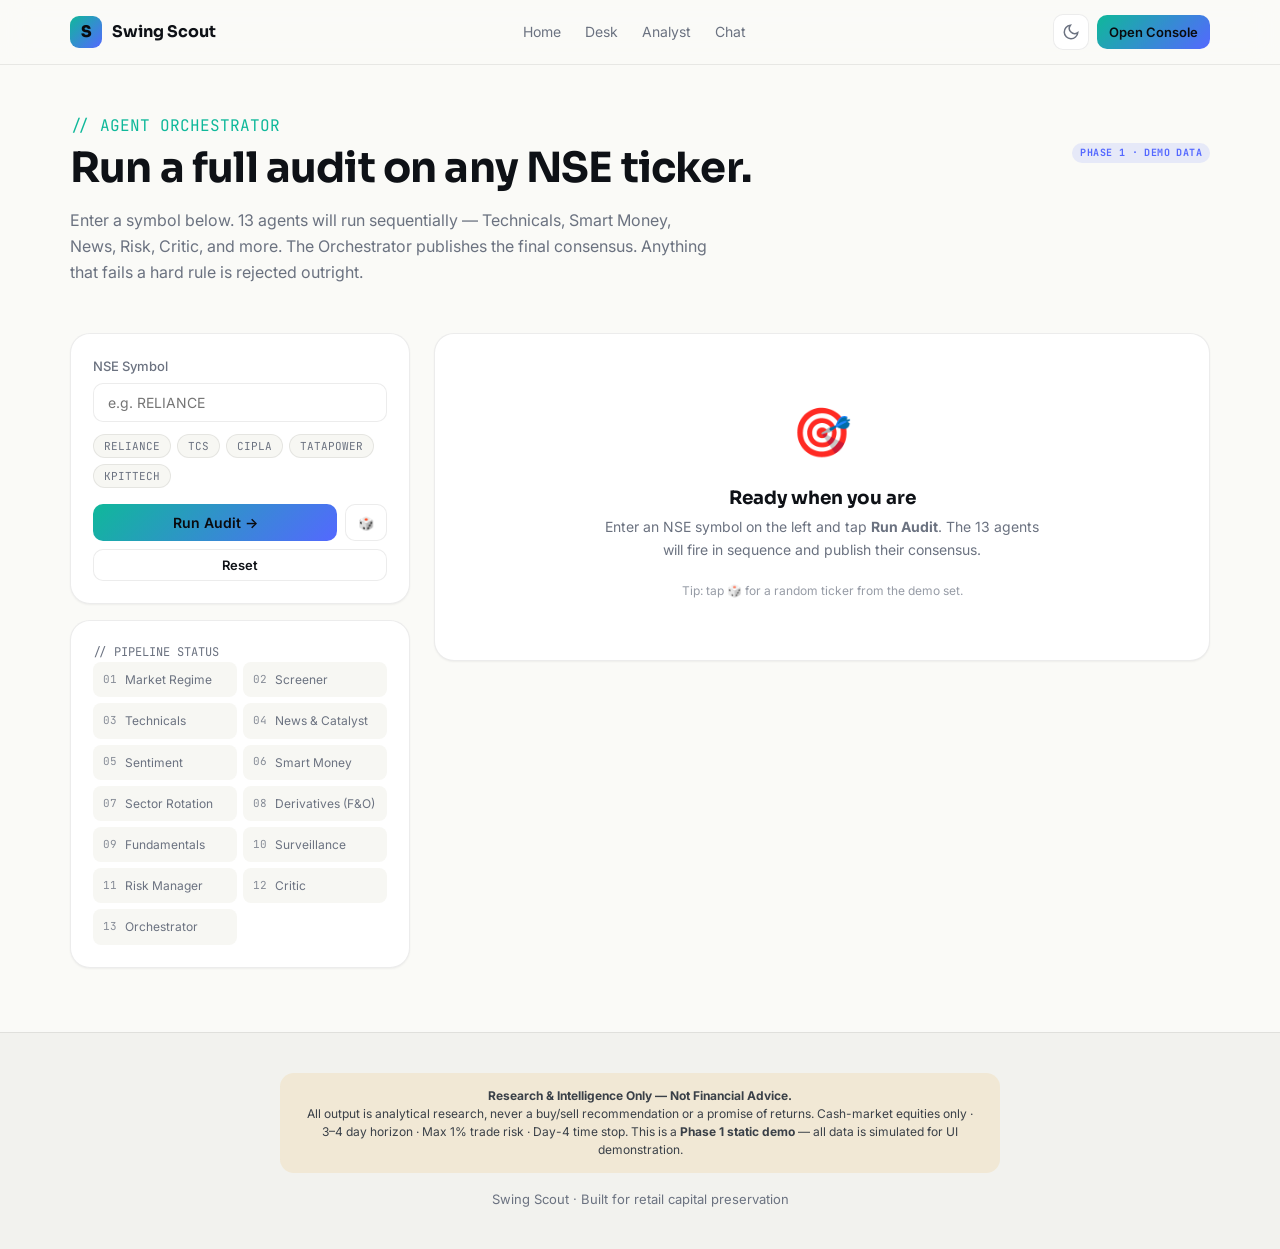
<file: console.html>
<!DOCTYPE html>
<html lang="en" data-theme="light">
<head>
<meta charset="UTF-8" />
<meta name="viewport" content="width=device-width, initial-scale=1.0" />
<title>Console — Swing Scout</title>
<meta name="description" content="Run the 13-agent consensus engine on any NSE ticker." />

<link rel="preconnect" href="https://fonts.googleapis.com">
<link rel="preconnect" href="https://fonts.gstatic.com" crossorigin>
<link href="https://fonts.googleapis.com/css2?family=Sora:wght@400;600;700;800&family=Inter:wght@400;500;600;700&family=JetBrains+Mono:wght@400;600;700&display=swap" rel="stylesheet">

<link rel="stylesheet" href="assets/style.css">

<style>
  .console-shell {
    display: grid;
    grid-template-columns: 340px 1fr;
    gap: 24px;
    padding: 32px 0 64px;
  }
  @media (max-width: 900px) {
    .console-shell { grid-template-columns: 1fr; }
  }
  .console-panel {
    position: sticky; top: 88px; align-self: start;
  }
  @media (max-width: 900px) {
    .console-panel { position: static; }
  }
  .agent-stream {
    display: grid; gap: 12px;
  }
  .agent-live {
    background: var(--surface);
    border: 1px solid var(--border);
    border-radius: var(--radius);
    padding: 16px 18px;
    opacity: 0;
    transform: translateY(8px);
    transition: opacity 0.4s ease, transform 0.4s ease;
  }
  .agent-live.show { opacity: 1; transform: translateY(0); }
  .agent-live.verdict-VETO { border-left: 3px solid var(--coral); }
  .agent-live.verdict-WARNS { border-left: 3px solid var(--amber); }
  .agent-live.verdict-SUPPORTS { border-left: 3px solid var(--primary); }
  .agent-live.verdict-NEUTRAL { border-left: 3px solid var(--faint); }
  .thinking-dots { display: inline-flex; gap: 4px; align-items: center; }
  .thinking-dots span {
    width: 6px; height: 6px; border-radius: 50%;
    background: var(--muted);
    animation: bounce 1.2s infinite ease-in-out;
  }
  .thinking-dots span:nth-child(2) { animation-delay: 0.15s; }
  .thinking-dots span:nth-child(3) { animation-delay: 0.3s; }
  @keyframes bounce {
    0%, 60%, 100% { transform: translateY(0); opacity: 0.4; }
    30% { transform: translateY(-4px); opacity: 1; }
  }
  .pipeline-mini {
    display: grid; gap: 6px;
    grid-template-columns: repeat(2, 1fr);
  }
  .pipeline-mini .pipe-item {
    display: flex; align-items: center; gap: 8px;
    padding: 8px 10px; border-radius: 8px;
    background: var(--surface-2);
    font-size: 12px; color: var(--muted);
    transition: all 0.3s ease;
  }
  .pipeline-mini .pipe-item.active {
    background: var(--primary-soft); color: var(--primary);
    font-weight: 600;
  }
  .pipeline-mini .pipe-item.done {
    background: var(--primary-soft); color: var(--primary);
  }
  .pipe-num {
    font-family: var(--font-mono); font-size: 11px; opacity: 0.8;
  }
  .result-card {
    opacity: 0; transform: translateY(10px);
    transition: opacity 0.5s ease, transform 0.5s ease;
  }
  .result-card.show { opacity: 1; transform: translateY(0); }
  .ticker-suggest {
    display: flex; flex-wrap: wrap; gap: 6px; margin-top: 10px;
  }
  .ticker-suggest button {
    font-family: var(--font-mono); font-size: 11px;
    padding: 4px 10px; border-radius: 999px;
    background: var(--surface-2); color: var(--muted);
    border: 1px solid var(--border);
  }
  .ticker-suggest button:hover {
    background: var(--primary-soft); color: var(--primary);
    border-color: var(--primary);
  }
</style>
</head>

<body data-page="console.html">

<div id="nav-slot"></div>

<!-- HEADER -->
<section style="padding:48px 0 16px;">
  <div class="container">
    <div class="flex between center wrap gap-3 mb-4">
      <div>
        <p class="kicker mono" style="color:var(--primary); margin-bottom:6px;">// AGENT ORCHESTRATOR</p>
        <h1 style="font-size:clamp(1.8rem, 5vw, 2.6rem);">Run a full audit on any NSE ticker.</h1>
      </div>
      <span class="demo-chip">Phase 1 · Demo Data</span>
    </div>
    <p class="muted" style="max-width:640px;">
      Enter a symbol below. 13 agents will run sequentially — Technicals, Smart Money,
      News, Risk, Critic, and more. The Orchestrator publishes the final consensus.
      Anything that fails a hard rule is rejected outright.
    </p>
  </div>
</section>

<!-- CONSOLE SHELL -->
<section class="container">
  <div class="console-shell">

    <!-- LEFT: CONTROL PANEL -->
    <aside class="console-panel">
      <div class="card mb-4">
        <label class="field" style="margin-bottom:12px;">
          <span>NSE Symbol</span>
          <input type="text" id="tickerInput" class="input mono" placeholder="e.g. RELIANCE" autocapitalize="characters" />
        </label>
        <div class="ticker-suggest">
          <button data-sym="RELIANCE">RELIANCE</button>
          <button data-sym="TCS">TCS</button>
          <button data-sym="CIPLA">CIPLA</button>
          <button data-sym="TATAPOWER">TATAPOWER</button>
          <button data-sym="KPITTECH">KPITTECH</button>
        </div>
        <div class="flex gap-2 mt-4">
          <button id="runBtn" class="btn btn-primary" style="flex:1; justify-content:center;">Run Audit →</button>
          <button id="surpriseBtn" class="btn btn-ghost btn-sm" title="Random pick">🎲</button>
        </div>
        <button id="resetBtn" class="btn btn-ghost btn-sm mt-2" style="width:100%; justify-content:center;">Reset</button>
      </div>

      <!-- PIPELINE MINI -->
      <div class="card">
        <div class="text-xs mono muted mb-3">// PIPELINE STATUS</div>
        <div class="pipeline-mini" id="pipelineMini"></div>
      </div>
    </aside>

    <!-- RIGHT: MAIN STREAM -->
    <main>
      <!-- EMPTY STATE -->
      <div id="emptyState" class="card" style="text-align:center; padding:60px 32px;">
        <div style="font-size:48px; margin-bottom:16px;">🎯</div>
        <h3 class="mb-2">Ready when you are</h3>
        <p class="muted text-sm" style="max-width:440px; margin:0 auto 20px;">
          Enter an NSE symbol on the left and tap <strong>Run Audit</strong>.
          The 13 agents will fire in sequence and publish their consensus.
        </p>
        <p class="text-xs muted" style="opacity:0.7;">
          Tip: tap 🎲 for a random ticker from the demo set.
        </p>
      </div>

      <!-- RUN STATE -->
      <div id="runState" style="display:none;">
        <div class="flex between center wrap gap-3 mb-4">
          <div>
            <div class="text-xs mono muted">// AUDITING</div>
            <div class="mono bold" style="font-size:22px;" id="runningSymbol">—</div>
          </div>
          <div class="flex gap-2">
            <span class="prov prov-live">● LIVE</span>
            <span class="prov prov-delayed">DELAYED · 5m</span>
          </div>
        </div>

        <!-- AGENT STREAM -->
        <div class="agent-stream" id="agentStream"></div>

        <!-- ORCHESTRATOR RESULT -->
        <div id="resultSlot" style="margin-top:24px;"></div>
      </div>
    </main>

  </div>
</section>

<div id="footer-slot"></div>

<script src="assets/mock.js"></script>
<script src="assets/app.js"></script>
<script>
  // ===== REJECTED SYMBOLS (for a bit of realism) =====
  const REJECTED = {
    'ADANIENT': 'On ASM list — hard rule exclusion',
    'YESBANK': 'ATV below ₹10 Cr — liquidity fail',
    'IRCTC': 'Earnings within window + 2 days',
    'ZOMATO': 'Extended 2.1 ATR above 20-DMA',
    'PAYTM': 'Reward:Risk below 1.5:1',
    'IDEA': 'Circuit-locked — no entry possible'
  };

  // ===== HELPERS =====
  const sleep = (ms) => new Promise(r => setTimeout(r, ms));

  // ===== PIPELINE MINI =====
  function renderPipelineMini() {
    const el = document.getElementById('pipelineMini');
    el.innerHTML = MOCK.agents.map(a => `
      <div class="pipe-item" data-agent="${a.id}">
        <span class="pipe-num">${String(a.id).padStart(2,'0')}</span>
        <span style="overflow:hidden; text-overflow:ellipsis; white-space:nowrap;">${a.name}</span>
      </div>`).join('');
  }

  function setPipelineState(id, state) {
    const el = document.querySelector(`.pipe-item[data-agent="${id}"]`);
    if (!el) return;
    el.classList.remove('active', 'done');
    if (state) el.classList.add(state);
  }

  function resetPipeline() {
    document.querySelectorAll('.pipe-item').forEach(el => el.classList.remove('active', 'done'));
  }

  // ===== AGENT CARD RENDER =====
  function agentCardHTML(a) {
    const bullets = a.bullets.map(b => `<li>• ${b}</li>`).join('');
    return `
      <div class="flex between center mb-2 flex-wrap gap-2">
        <div class="flex center gap-3">
          <span class="mono text-xs muted">${String(a.id).padStart(2,'0')}</span>
          <strong style="font-family:var(--font-display); font-size:15px;">${a.name}</strong>
        </div>
        <div class="flex center gap-2">
          ${verdictBadge(a.verdict)}
          <span class="text-xs muted mono">${a.confidence}%</span>
          <span class="prov prov-${a.prov}">${a.prov.toUpperCase()}</span>
        </div>
      </div>
      <ul style="list-style:none; font-size:13px; color:var(--muted); display:grid; gap:3px; padding-left:24px;">
        ${bullets}
      </ul>`;
  }

  // ===== RUN AUDIT =====
  async function runAudit(symbol) {
    const sym = symbol.trim().toUpperCase();
    if (!sym) return;

    // Reset
    resetPipeline();
    document.getElementById('emptyState').style.display = 'none';
    document.getElementById('runState').style.display = 'block';
    document.getElementById('runningSymbol').textContent = sym;
    document.getElementById('agentStream').innerHTML = '';
    document.getElementById('resultSlot').innerHTML = '';

    // Check if we have a mock pick for this symbol
    const mockPick = MOCK.picks.find(p => p.symbol === sym);
    const rejection = REJECTED[sym];

    // Stream agents 1..13
    for (const agent of MOCK.agents) {
      setPipelineState(agent.id, 'active');

      // Thinking bubble
      const thinkingId = 'think-' + agent.id;
      const stream = document.getElementById('agentStream');
      const thinkingEl = document.createElement('div');
      thinkingEl.className = 'agent-live show';
      thinkingEl.id = thinkingId;
      thinkingEl.innerHTML = `
        <div class="flex between center">
          <div class="flex center gap-3">
            <span class="mono text-xs muted">${String(agent.id).padStart(2,'0')}</span>
            <strong style="font-family:var(--font-display); font-size:15px;">${agent.name}</strong>
          </div>
          <span class="thinking-dots"><span></span><span></span><span></span></span>
        </div>`;
      stream.appendChild(thinkingEl);
      thinkingEl.scrollIntoView({ behavior: 'smooth', block: 'nearest' });

      await sleep(550 + Math.random() * 250);

      // Replace with real verdict card
      thinkingEl.outerHTML = `<div class="agent-live show verdict-${agent.verdict}">${agentCardHTML(agent)}</div>`;

      setPipelineState(agent.id, 'done');
      await sleep(120);
    }

    // Show result
    await sleep(400);
    renderResult(sym, mockPick, rejection);
  }

  // ===== RENDER RESULT =====
  function renderResult(sym, pick, rejection) {
    const slot = document.getElementById('resultSlot');

    // ---- REJECTED CASE ----
    if (!pick && rejection) {
      slot.innerHTML = `
        <div class="card result-card show" style="border-left:4px solid var(--coral);">
          <div class="flex between center mb-3">
            <span class="verdict v-veto">REJECTED</span>
            <span class="prov prov-unavailable">EXCLUDED</span>
          </div>
          <h3 class="mb-2 mono">${sym}</h3>
          <p class="muted text-sm mb-3">${rejection}</p>
          <p class="text-xs muted">No pick emitted. This is a valid outcome — capital preservation beats opportunity.</p>
        </div>`;
      return;
    }

    // ---- UNKNOWN SYMBOL ----
    if (!pick) {
      slot.innerHTML = `
        <div class="card result-card show">
          <div class="flex between center mb-3">
            <span class="verdict v-neutral">NO DATA</span>
            <span class="demo-chip">Demo Set Only</span>
          </div>
          <h3 class="mb-2 mono">${sym}</h3>
          <p class="muted text-sm mb-3">
            This symbol isn't in the Phase 1 demo set. Try one of these to see the full pipeline:
          </p>
          <div class="ticker-suggest">
            ${MOCK.picks.map(p => `<button data-sym="${p.symbol}">${p.symbol}</button>`).join('')}
          </div>
        </div>`;
      slot.querySelectorAll('button[data-sym]').forEach(b => {
        b.onclick = () => { document.getElementById('tickerInput').value = b.dataset.sym; runAudit(b.dataset.sym); window.scrollTo({top:200, behavior:'smooth'}); };
      });
      return;
    }

    // ---- FULL PICK RESULT ----
    const groupCls = pick.group === 'CORE' ? 'v-supports' : (pick.group === 'EXPLORER' ? 'v-neutral' : 'v-warns');
    const orchestratorBullets = [
      `Consensus: ${pick.score}/100`,
      `Setup: ${pick.setup}`,
      `Reward:Risk ${pick.rr}:1`,
      `Critic: ${pick.critic}`
    ];

    slot.innerHTML = `
      <div class="card result-card show" style="border-left:4px solid var(--primary); padding:0; overflow:hidden;">
        <!-- ORCHESTRATOR HEADER -->
        <div style="padding:20px 22px; background:var(--primary-soft); border-bottom:1px solid var(--border);">
          <div class="flex between center wrap gap-3">
            <div class="flex center gap-3">
              <span class="mono text-xs">13</span>
              <strong style="font-family:var(--font-display); font-size:16px;">Orchestrator</strong>
            </div>
            <div class="flex center gap-2">
              ${verdictBadge('SUPPORTS')}
              <span class="score-pill">${pick.score}/100</span>
            </div>
          </div>
          <ul style="list-style:none; margin-top:12px; font-size:13px; color:var(--ink-soft); display:grid; gap:4px; padding-left:24px;">
            ${orchestratorBullets.map(b => `<li>• ${b}</li>`).join('')}
          </ul>
        </div>

        <!-- FINAL PICK -->
        <div style="padding:24px;">
          <div class="flex between center mb-4 wrap gap-3">
            <div class="flex center gap-3">
              <span class="verdict ${groupCls}">${pick.group}</span>
              ${pick.fresh ? '<span class="prov prov-live">FRESH</span>' : '<span class="prov prov-reference">REPEAT</span>'}
              <span class="verdict ${pick.confidence === 'HIGH' ? 'v-supports' : 'v-warns'}">${pick.confidence}</span>
            </div>
            <span class="demo-chip">Demo Data</span>
          </div>

          <div class="flex between center mb-4 wrap gap-3">
            <div>
              <div class="mono bold" style="font-size:24px;">${pick.symbol}</div>
              <div class="text-sm muted">${pick.company} · ${pick.sector}</div>
            </div>
            <div style="text-align:right;">
              <div class="mono bold" style="font-size:20px;">₹${pick.price.toLocaleString('en-IN')}</div>
              <div class="text-sm" style="color:var(--primary);">${pick.change}</div>
            </div>
          </div>

          <div style="display:grid; grid-template-columns:repeat(3,1fr); gap:14px; padding:16px 0; border-top:1px solid var(--border); border-bottom:1px solid var(--border);">
            <div>
              <div class="text-xs muted">Entry zone</div>
              <div class="mono bold">${pick.entryZone[0]}–${pick.entryZone[1]}</div>
            </div>
            <div>
              <div class="text-xs muted">Stop</div>
              <div class="mono bold" style="color:var(--coral);">${pick.stop}</div>
            </div>
            <div>
              <div class="text-xs muted">T1 / T2</div>
              <div class="mono bold" style="color:var(--primary);">${pick.t1} / ${pick.t2}</div>
            </div>
          </div>

          <div style="display:grid; grid-template-columns:repeat(3,1fr); gap:14px; padding:14px 0;">
            <div>
              <div class="text-xs muted">Reward:Risk</div>
              <div class="mono bold">${pick.rr} : 1</div>
            </div>
            <div>
              <div class="text-xs muted">Quantity</div>
              <div class="mono bold">${pick.qty} shares</div>
            </div>
            <div>
              <div class="text-xs muted">Capital</div>
              <div class="mono bold">₹${pick.capital.toLocaleString('en-IN')}</div>
            </div>
          </div>

          <div style="display:grid; grid-template-columns:repeat(3,1fr); gap:14px; padding-bottom:14px;">
            <div>
              <div class="text-xs muted">Rupees at risk</div>
              <div class="mono bold">₹${pick.riskInr}</div>
            </div>
            <div>
              <div class="text-xs muted">Est. charges</div>
              <div class="mono bold">₹${pick.charges}</div>
            </div>
            <div>
              <div class="text-xs muted">Exit deadline</div>
              <div class="mono bold">${pick.exitDeadline}</div>
            </div>
          </div>

          <div class="mb-4">
            <div class="text-xs muted mb-2">// WHY THIS PICK</div>
            <ul style="list-style:none; font-size:13px; display:grid; gap:4px;">
              ${pick.why.map(w => `<li>• ${w}</li>`).join('')}
            </ul>
          </div>

          <div style="padding:14px; background:var(--amber-soft); border-radius:10px; font-size:13px;">
            <div class="bold mb-1">Critic's counter-case</div>
            <div class="muted">${pick.critic}</div>
            <div class="text-xs muted mt-2"><strong>Invalidates if:</strong> ${pick.invalidates}</div>
          </div>

          ${pick.relaxed ? `<div class="mt-3" style="padding:12px; background:var(--surface-2); border-radius:10px; font-size:13px;"><strong>Relaxed rule:</strong> ${pick.relaxed}</div>` : ''}

          <div class="flex wrap gap-2 mt-6">
            <a href="desk.html" class="btn btn-primary btn-sm">Save to Desk →</a>
            <a href="analyst.html?symbol=${pick.symbol}" class="btn btn-ghost btn-sm">Full Analyst view</a>
            <a href="chat.html" target="_blank" class="btn btn-ghost btn-sm">Ask Scout Chat</a>
          </div>
        </div>
      </div>

      <!-- REJECTED LIST -->
      <div class="card mt-4">
        <div class="text-xs mono muted mb-3">// REJECTED DURING SCREENING (Demo)</div>
        <div class="grid grid-2">
          ${Object.entries(REJECTED).slice(0,6).map(([sym, reason]) => `
            <div class="flex between center text-sm" style="padding:8px 0; border-bottom:1px solid var(--border);">
              <span class="mono bold">${sym}</span>
              <span class="muted text-xs" style="text-align:right;">${reason}</span>
            </div>`).join('')}
        </div>
      </div>`;
  }

  // ===== EVENTS =====
  document.addEventListener('DOMContentLoaded', () => {
    renderPipelineMini();

    const input = document.getElementById('tickerInput');
    const runBtn = document.getElementById('runBtn');
    const surpriseBtn = document.getElementById('surpriseBtn');
    const resetBtn = document.getElementById('resetBtn');

    runBtn.onclick = () => runAudit(input.value);
    input.addEventListener('keydown', (e) => { if (e.key === 'Enter') runAudit(input.value); });

    surpriseBtn.onclick = () => {
      const s = MOCK.picks[Math.floor(Math.random() * MOCK.picks.length)].symbol;
      input.value = s;
      runAudit(s);
      window.scrollTo({ top: 200, behavior: 'smooth' });
    };

    resetBtn.onclick = () => {
      input.value = '';
      document.getElementById('emptyState').style.display = 'block';
      document.getElementById('runState').style.display = 'none';
      document.getElementById('agentStream').innerHTML = '';
      document.getElementById('resultSlot').innerHTML = '';
      resetPipeline();
      window.scrollTo({ top: 0, behavior: 'smooth' });
    };

    document.querySelectorAll('.ticker-suggest button').forEach(b => {
      b.onclick = () => { input.value = b.dataset.sym; runAudit(b.dataset.sym); };
    });
  });
</script>

</body>
</html>
</file>
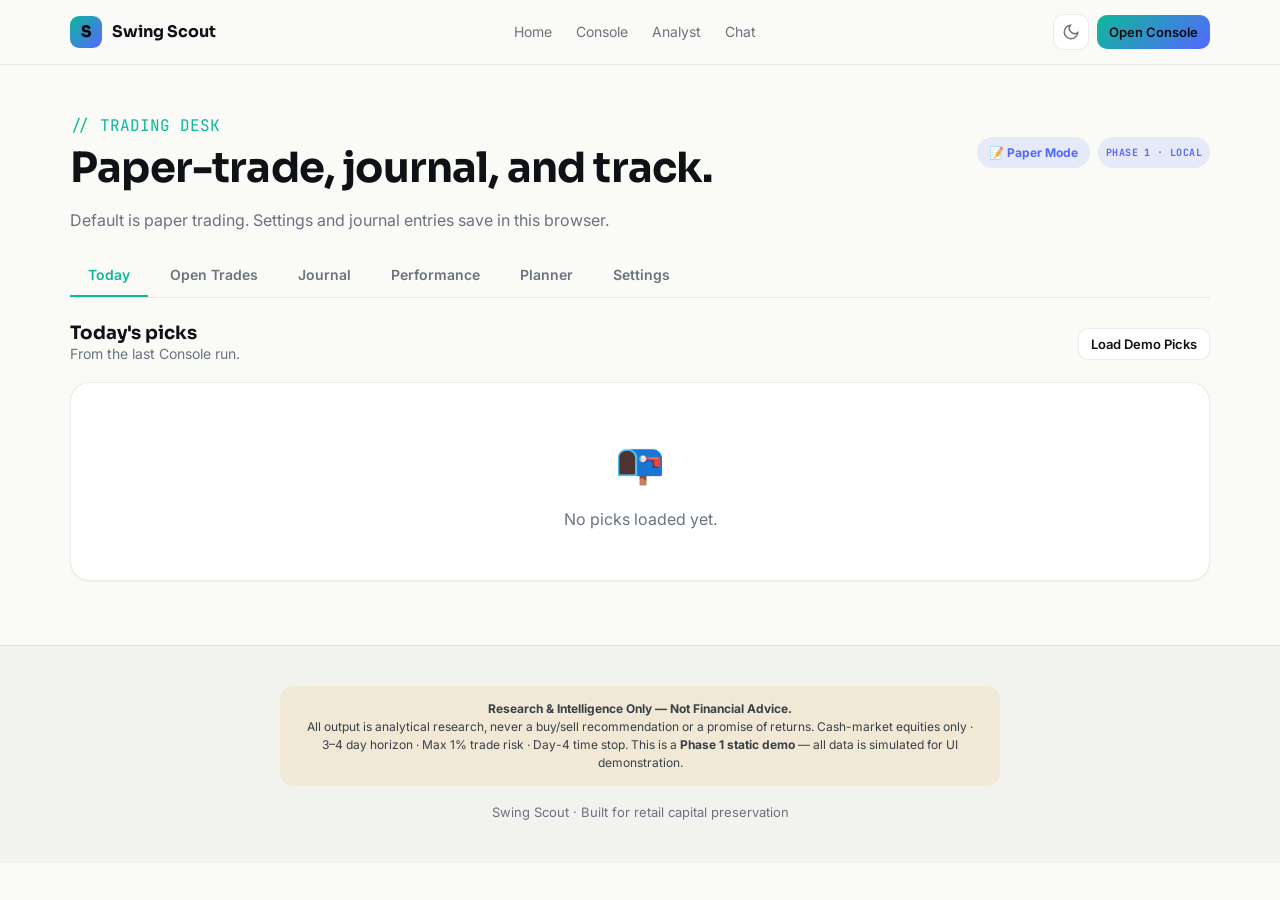
<file: desk.html>
<!DOCTYPE html>
<html lang="en" data-theme="light">
<head>
<meta charset="UTF-8" />
<meta name="viewport" content="width=device-width, initial-scale=1.0" />
<title>Trading Desk — Swing Scout</title>
<link href="https://fonts.googleapis.com/css2?family=Sora:wght@400;600;700;800&family=Inter:wght@400;500;600;700&family=JetBrains+Mono:wght@400;600;700&display=swap" rel="stylesheet">
<link rel="stylesheet" href="assets/style.css">
<style>
.tabs{display:flex;gap:4px;border-bottom:1px solid var(--border);overflow-x:auto}
.tab{padding:12px 18px;font-size:14px;font-weight:600;color:var(--muted);border:none;border-bottom:2px solid transparent;white-space:nowrap;background:none;cursor:pointer}
.tab.active{color:var(--primary);border-bottom-color:var(--primary)}
.tab-panel{display:none;padding-top:24px}
.tab-panel.active{display:block}
.stat-box{padding:18px 20px;border-radius:14px;background:var(--surface);border:1px solid var(--border)}
.stat-box .label{font-size:11px;text-transform:uppercase;letter-spacing:.05em;color:var(--muted);font-weight:600}
.stat-box .value{font-family:var(--font-mono);font-size:24px;font-weight:700;margin-top:6px}
.stat-box .sub{font-size:12px;color:var(--muted);margin-top:4px}
.mode-badge{display:inline-flex;align-items:center;gap:6px;padding:6px 12px;border-radius:999px;font-size:12px;font-weight:700;border:none;cursor:pointer}
.mode-paper{background:var(--indigo-soft);color:var(--indigo)}
.mode-live{background:var(--primary-soft);color:var(--primary)}
.mode-locked{background:var(--surface-2);color:var(--muted)}
.journal-row{display:grid;grid-template-columns:90px 1fr 80px 80px 60px 40px;gap:12px;padding:14px 0;border-bottom:1px solid var(--border);align-items:center;font-size:13px}
.journal-row.head{font-size:11px;text-transform:uppercase;letter-spacing:.05em;color:var(--muted);font-weight:600}
.r-pos{color:var(--primary);font-weight:700}
.r-neg{color:var(--coral);font-weight:700}
.journal-row button{color:var(--coral);font-size:20px;background:none;border:none;cursor:pointer}
.setting-row{display:flex;justify-content:space-between;align-items:center;padding:14px 0;border-bottom:1px solid var(--border);gap:16px}
.setting-input{width:120px;padding:8px 12px;text-align:right;font-family:var(--font-mono);font-size:14px;background:var(--surface-2);border:1px solid var(--border);border-radius:8px;color:var(--ink)}
.curve{width:100%;height:180px;background:var(--surface-2);border-radius:14px;padding:12px}
.curve svg{width:100%;height:100%}
@media(max-width:700px){
  .journal-row{grid-template-columns:80px 1fr 60px 40px;font-size:12px}
  .journal-row>*:nth-child(3),.journal-row>*:nth-child(5){display:none}
}
</style>
</head>
<body data-page="desk.html">
<div id="nav-slot"></div>

<section style="padding:48px 0 20px">
  <div class="container">
    <div class="flex between center wrap gap-3 mb-4">
      <div>
        <p class="kicker mono" style="color:var(--primary);margin-bottom:6px">// TRADING DESK</p>
        <h1 style="font-size:clamp(1.8rem,5vw,2.6rem)">Paper-trade, journal, and track.</h1>
      </div>
      <div class="flex gap-2">
        <span id="modeBadge" class="mode-badge mode-paper">📝 Paper Mode</span>
        <span class="demo-chip">Phase 1 · Local</span>
      </div>
    </div>
    <p class="muted" style="max-width:640px">Default is paper trading. Settings and journal entries save in this browser.</p>
  </div>
</section>

<section class="container" style="padding-bottom:64px">
  <div class="tabs">
    <button class="tab active" data-tab="today">Today</button>
    <button class="tab" data-tab="open">Open Trades</button>
    <button class="tab" data-tab="journal">Journal</button>
    <button class="tab" data-tab="performance">Performance</button>
    <button class="tab" data-tab="planner">Planner</button>
    <button class="tab" data-tab="settings">Settings</button>
  </div>

  <div class="tab-panel active" data-panel="today">
    <div class="flex between center wrap gap-3 mb-4">
      <div><h3>Today's picks</h3><p class="muted text-sm">From the last Console run.</p></div>
      <button class="btn btn-ghost btn-sm" id="loadDemoBtn">Load Demo Picks</button>
    </div>
    <div id="todayGrid"></div>
    <div id="todayEmpty" class="card" style="text-align:center;padding:48px 24px">
      <div style="font-size:40px;margin-bottom:12px">📭</div>
      <p class="muted">No picks loaded yet.</p>
    </div>
  </div>

  <div class="tab-panel" data-panel="open">
    <div class="flex between center wrap gap-3 mb-4">
      <div><h3>Open paper trades</h3></div>
      <button class="btn btn-ghost btn-sm" id="refreshPnL">Refresh</button>
    </div>
    <div id="openGrid"></div>
    <div id="openEmpty" class="card" style="text-align:center;padding:48px 24px">
      <div style="font-size:40px;margin-bottom:12px">📊</div>
      <p class="muted">No open positions.</p>
    </div>
  </div>

  <div class="tab-panel" data-panel="journal">
    <div class="flex between center wrap gap-3 mb-4">
      <div><h3>Trade journal</h3></div>
      <button class="btn btn-primary btn-sm" id="addJournalBtn">+ Add Entry</button>
    </div>
    <div class="card">
      <div class="journal-row head">
        <div>Symbol</div><div>Setup / Notes</div>
        <div style="text-align:right">Entry</div>
        <div style="text-align:right">Exit</div>
        <div style="text-align:right">R</div>
        <div></div>
      </div>
      <div id="journalList"></div>
      <div id="journalEmpty" style="padding:32px;text-align:center;color:var(--muted);font-size:14px">No journal entries yet.</div>
    </div>
  </div>

  <div class="tab-panel" data-panel="performance">
    <h3 class="mb-4">Performance</h3>
    <div class="grid grid-4 mb-4">
      <div class="stat-box"><div class="label">Total Trades</div><div class="value" id="pTotal">0</div></div>
      <div class="stat-box"><div class="label">Win Rate</div><div class="value" id="pWin">—</div></div>
      <div class="stat-box"><div class="label">Avg R</div><div class="value" id="pAvgR">—</div></div>
      <div class="stat-box"><div class="label">Expectancy</div><div class="value" id="pExp">—</div></div>
    </div>
    <div class="grid grid-4 mb-6">
      <div class="stat-box"><div class="label">Profit Factor</div><div class="value" id="pPf">—</div></div>
      <div class="stat-box"><div class="label">Best R</div><div class="value" id="pBest">—</div></div>
      <div class="stat-box"><div class="label">Worst R</div><div class="value" id="pWorst">—</div></div>
      <div class="stat-box"><div class="label">Trades Needed</div><div class="value">30</div></div>
    </div>
    <div class="card">
      <div class="text-xs mono muted mb-3">// EQUITY CURVE (cumulative R)</div>
      <div class="curve">
        <svg viewBox="0 0 400 180" preserveAspectRatio="none">
          <line x1="0" y1="90" x2="400" y2="90" stroke="var(--border)" stroke-width="1" stroke-dasharray="4 4"/>
          <polyline id="curveLine" fill="none" stroke="var(--primary)" stroke-width="2" points=""/>
        </svg>
      </div>
    </div>
  </div>

  <div class="tab-panel" data-panel="planner">
    <h3 class="mb-2">Growth planner</h3>
    <p class="muted text-sm mb-6">Simulate growth with 1% risk and monthly top-ups.</p>
    <div class="card mb-4">
      <div class="grid grid-3 mb-6">
        <div><div class="text-xs muted mb-2">Starting capital</div><input type="number" class="setting-input" id="plStart" value="15000" style="width:100%;text-align:left"/></div>
        <div><div class="text-xs muted mb-2">Monthly top-up</div><input type="number" class="setting-input" id="plTop" value="2500" style="width:100%;text-align:left"/></div>
        <div><div class="text-xs muted mb-2">Target</div><input type="number" class="setting-input" id="plTarget" value="100000" style="width:100%;text-align:left"/></div>
      </div>
      <div class="grid grid-3">
        <div class="stat-box"><div class="label">Edge 2% / mo</div><div class="value" id="plE2">—</div><div class="sub" id="plE2m">—</div></div>
        <div class="stat-box" style="border-color:var(--primary)"><div class="label">Edge 4% / mo</div><div class="value" id="plE4" style="color:var(--primary)">—</div><div class="sub" id="plE4m">—</div></div>
        <div class="stat-box"><div class="label">Edge 7% / mo</div><div class="value" id="plE7">—</div><div class="sub" id="plE7m">—</div></div>
      </div>
    </div>
  </div>

  <div class="tab-panel" data-panel="settings">
    <h3 class="mb-4">Settings</h3>
    <div class="card mb-4">
      <div class="setting-row">
        <div><div>Mode</div><div class="muted text-xs">Live locked until 30+ paper trades</div></div>
        <div class="flex gap-2">
          <button class="mode-badge mode-paper" id="setPaper">Paper</button>
          <button class="mode-badge mode-locked" id="setLive">🔒 Live</button>
        </div>
      </div>
      <div class="setting-row"><div>Capital (₹)</div><input type="number" class="setting-input" id="setCapital" value="15000"/></div>
      <div class="setting-row"><div>Risk per trade (%)</div><input type="number" step="0.1" class="setting-input" id="setRisk" value="1"/></div>
      <div class="setting-row"><div>Max positions</div><input type="number" class="setting-input" id="setMaxPos" value="3"/></div>
      <div class="setting-row"><div>Max open risk (%)</div><input type="number" step="0.1" class="setting-input" id="setMaxRisk" value="3"/></div>
      <div class="setting-row"><div>Max trades / week</div><input type="number" class="setting-input" id="setMaxTrades" value="2"/></div>
      <div class="setting-row" style="border:none"><div>Est. charges (₹)</div><input type="number" class="setting-input" id="setCharges" value="40"/></div>
    </div>
    <div class="flex gap-2">
      <button class="btn btn-primary btn-sm" id="saveSettings">Save Settings</button>
      <button class="btn btn-ghost btn-sm" id="resetSettings">Reset</button>
    </div>
    <p id="settingsSaved" class="text-xs muted mt-3" style="opacity:0">✓ Saved</p>
  </div>
</section>

<div id="journalModal" style="display:none;position:fixed;inset:0;background:rgba(0,0,0,.5);z-index:100;align-items:center;justify-content:center;padding:20px">
  <div class="card" style="max-width:480px;width:100%;max-height:90vh;overflow-y:auto">
    <h3 class="mb-4">Add journal entry</h3>
    <label class="field"><span>Symbol</span><input type="text" class="input mono" id="jSymbol"/></label>
    <label class="field"><span>Setup</span>
      <select class="select" id="jSetup">
        <option>Pullback to 20-DMA</option>
        <option>Breakout</option>
        <option>Base breakout</option>
        <option>Reversal at support</option>
      </select>
    </label>
    <div style="display:grid;grid-template-columns:1fr 1fr;gap:12px">
      <label class="field"><span>Entry</span><input type="number" step="0.01" class="input" id="jEntry"/></label>
      <label class="field"><span>Exit</span><input type="number" step="0.01" class="input" id="jExit"/></label>
    </div>
    <div style="display:grid;grid-template-columns:1fr 1fr;gap:12px">
      <label class="field"><span>Stop</span><input type="number" step="0.01" class="input" id="jStop"/></label>
      <label class="field"><span>Quantity</span><input type="number" class="input" id="jQty"/></label>
    </div>
    <label class="field"><span>Notes</span><textarea class="textarea" id="jNotes" rows="3"></textarea></label>
    <div class="flex gap-2 mt-4">
      <button class="btn btn-primary" id="jSave" style="flex:1;justify-content:center">Save</button>
      <button class="btn btn-ghost" id="jCancel">Cancel</button>
    </div>
  </div>
</div>

<div id="footer-slot"></div>

  
<script src="assets/mock.js"></script>
<script src="assets/app.js"></script>
<script>
var $ = function(id) { return document.getElementById(id); };
var r2 = function(n) { return Math.round(n * 100) / 100; };

var DEFAULT_SETTINGS = { mode:'paper', capital:15000, risk:1, maxPos:3, maxRisk:3, maxTrades:2, charges:40 };
var settings = Object.assign({}, DEFAULT_SETTINGS, Store.get('settings') || {});

function loadSettings() {
  $('setCapital').value = settings.capital;
  $('setRisk').value = settings.risk;
  $('setMaxPos').value = settings.maxPos;
  $('setMaxRisk').value = settings.maxRisk;
  $('setMaxTrades').value = settings.maxTrades;
  $('setCharges').value = settings.charges;
  updateModeBadge();
}
function saveSettings() {
  settings.capital = +$('setCapital').value;
  settings.risk = +$('setRisk').value;
  settings.maxPos = +$('setMaxPos').value;
  settings.maxRisk = +$('setMaxRisk').value;
  settings.maxTrades = +$('setMaxTrades').value;
  settings.charges = +$('setCharges').value;
  Store.set('settings', settings);
  $('settingsSaved').style.opacity = '1';
  setTimeout(function() { $('settingsSaved').style.opacity = '0'; }, 1500);
}
function resetSettings() {
  settings = Object.assign({}, DEFAULT_SETTINGS);
  Store.set('settings', settings);
  loadSettings();
}
function updateModeBadge() {
  var b = $('modeBadge');
  if (settings.mode === 'paper') { b.className = 'mode-badge mode-paper'; b.textContent = '📝 Paper Mode'; }
  else { b.className = 'mode-badge mode-live'; b.textContent = '● Live Mode'; }
}

document.querySelectorAll('.tab').forEach(function(t) {
  t.addEventListener('click', function() {
    document.querySelectorAll('.tab').forEach(function(x) { x.classList.remove('active'); });
    document.querySelectorAll('.tab-panel').forEach(function(x) { x.classList.remove('active'); });
    t.classList.add('active');
    document.querySelector('.tab-panel[data-panel="' + t.dataset.tab + '"]').classList.add('active');
  });
});

var todayPicks = Store.get('todayPicks', []);
function renderToday() {
  var g = $('todayGrid');
  var e = $('todayEmpty');
  if (!todayPicks.length) { g.innerHTML = ''; e.style.display = 'block'; return; }
  e.style.display = 'none';
  var html = '';
  todayPicks.forEach(function(p, i) {
    html += '<div class="card mb-4">';
    html += '<div class="flex between center mb-3"><div class="flex gap-2" style="align-items:center"><span class="mono bold" style="font-size:18px">' + p.symbol + '</span><span class="verdict ' + (p.group === 'CORE' ? 'v-supports' : 'v-warns') + '">' + p.group + '</span></div><span class="score-pill">' + p.score + '</span></div>';
    html += '<div style="display:grid;grid-template-columns:repeat(3,1fr);gap:12px;font-size:13px;padding:12px 0;border-top:1px solid var(--border);border-bottom:1px solid var(--border)">';
    html += '<div><div class="text-xs muted">Entry</div><div class="mono bold">' + p.entryZone[0] + '–' + p.entryZone[1] + '</div></div>';
    html += '<div><div class="text-xs muted">Stop</div><div class="mono bold" style="color:var(--coral)">' + p.stop + '</div></div>';
    html += '<div><div class="text-xs muted">T1</div><div class="mono bold" style="color:var(--primary)">' + p.t1 + '</div></div>';
    html += '</div>';
    html += '<div class="flex between mt-3 text-sm"><span class="muted">Risk ₹' + p.riskInr + '</span><span class="muted">R:R ' + p.rr + ':1</span></div>';
    html += '<div class="flex gap-2 mt-4"><button class="btn btn-primary btn-sm" data-add="' + i + '">Add to Open</button><button class="btn btn-ghost btn-sm" data-jn="' + i + '">Journal</button></div>';
    html += '</div>';
  });
  g.innerHTML = html;
  g.querySelectorAll('[data-add]').forEach(function(b) { b.addEventListener('click', function() { addOpenTrade(+b.dataset.add); }); });
  g.querySelectorAll('[data-jn]').forEach(function(b) { b.addEventListener('click', function() { quickJournal(+b.dataset.jn); }); });
}

$('loadDemoBtn').addEventListener('click', function() {
  todayPicks = MOCK.picks.map(function(p) { return Object.assign({}, p); });
  Store.set('todayPicks', todayPicks);
  renderToday();
});

var openTrades = Store.get('openTrades', []);
function renderOpen() {
  var g = $('openGrid');
  var e = $('openEmpty');
  if (!openTrades.length) { g.innerHTML = ''; e.style.display = 'block'; return; }
  e.style.display = 'none';
  var html = '';
  openTrades.forEach(function(t, i) {
    var cmp = +(t.entry * (1 + (Math.random() * 0.02 - 0.01))).toFixed(2);
    var pnl = r2((cmp - t.entry) * t.qty - settings.charges);
    var pnlPct = r2(((cmp - t.entry) / t.entry) * 100);
    var cls = pnl >= 0 ? 'r-pos' : 'r-neg';
    html += '<div class="card mb-3">';
    html += '<div class="flex between center mb-2"><div class="flex gap-2" style="align-items:center"><span class="mono bold" style="font-size:17px">' + t.symbol + '</span><span class="verdict v-neutral">' + t.setup + '</span></div><span class="verdict ' + (pnl >= 0 ? 'v-supports' : 'v-veto') + '">' + (pnl >= 0 ? 'PROFIT' : 'LOSS') + '</span></div>';
    html += '<div style="display:grid;grid-template-columns:repeat(4,1fr);gap:10px;font-size:12px;padding-top:10px;border-top:1px solid var(--border)">';
    html += '<div><div class="muted">Entry</div><div class="mono">' + t.entry + '</div></div>';
    html += '<div><div class="muted">CMP</div><div class="mono">' + cmp + '</div></div>';
    html += '<div><div class="muted">Qty</div><div class="mono">' + t.qty + '</div></div>';
    html += '<div><div class="muted">P&L</div><div class="mono ' + cls + '">₹' + pnl + '</div></div>';
    html += '</div>';
    html += '<div class="flex between mt-3 text-xs"><span class="muted">' + (pnlPct >= 0 ? '+' : '') + pnlPct + '%</span><button class="btn btn-ghost btn-sm" data-close="' + i + '">Close & Journal</button></div>';
    html += '</div>';
  });
  g.innerHTML = html;
  g.querySelectorAll('[data-close]').forEach(function(b) { b.addEventListener('click', function() { closeTrade(+b.dataset.close); }); });
}

function addOpenTrade(i) {
  var p = todayPicks[i];
  if (!p) return;
  openTrades.push({ symbol: p.symbol, setup: p.setup, entry: p.entryZone[0], stop: p.stop, qty: p.qty, t1: p.t1, t2: p.t2, added: Date.now() });
  Store.set('openTrades', openTrades);
  renderOpen();
  document.querySelector('.tab[data-tab="open"]').click();
}

function closeTrade(i) {
  var t = openTrades[i];
  var exitPrice = +(t.entry * (1 + (Math.random() * 0.04 - 0.02))).toFixed(2);
  var rMult = r2((exitPrice - t.entry) / (t.entry - t.stop));
  addJournalEntry({ symbol: t.symbol, setup: t.setup, entry: t.entry, exit: exitPrice, stop: t.stop, qty: t.qty, r: rMult, notes: 'Closed from Open Trades' });
  openTrades.splice(i, 1);
  Store.set('openTrades', openTrades);
  renderOpen();
}

$('refreshPnL').addEventListener('click', renderOpen);

var journal = Store.get('journal', []);
function renderJournal() {
  var l = $('journalList');
  var e = $('journalEmpty');
  if (!journal.length) { l.innerHTML = ''; e.style.display = 'block'; return; }
  e.style.display = 'none';
  var html = '';
  journal.forEach(function(j, i) {
    html += '<div class="journal-row">';
    html += '<div class="mono bold">' + j.symbol + '</div>';
    html += '<div><div>' + j.setup + '</div><div class="text-xs muted">' + (j.notes || '') + '</div></div>';
    html += '<div class="mono" style="text-align:right">' + j.entry + '</div>';
    html += '<div class="mono" style="text-align:right">' + j.exit + '</div>';
    html += '<div class="' + (j.r >= 0 ? 'r-pos' : 'r-neg') + '" style="text-align:right">' + (j.r >= 0 ? '+' : '') + j.r + 'R</div>';
    html += '<button data-del="' + i + '">×</button>';
    html += '</div>';
  });
  l.innerHTML = html;
  l.querySelectorAll('[data-del]').forEach(function(b) { b.addEventListener('click', function() { delJournal(+b.dataset.del); }); });
  renderPerformance();
}

function delJournal(i) {
  journal.splice(i, 1);
  Store.set('journal', journal);
  renderJournal();
}

function addJournalEntry(j) {
  journal.unshift(j);
  Store.set('journal', journal);
  renderJournal();
}

function quickJournal(i) {
  var p = todayPicks[i];
  if (!p) return;
  $('jSymbol').value = p.symbol;
  $('jSetup').value = p.setup;
  $('jEntry').value = p.entryZone[0];
  $('jStop').value = p.stop;
  $('jQty').value = p.qty;
  $('jExit').value = '';
  $('jNotes').value = '';
  $('journalModal').style.display = 'flex';
}
  
$('addJournalBtn').addEventListener('click', function() {
  ['jSymbol','jSetup','jEntry','jExit','jStop','jQty','jNotes'].forEach(function(id) { $(id).value = ''; });
  $('journalModal').style.display = 'flex';
});
$('jCancel').addEventListener('click', function() { $('journalModal').style.display = 'none'; });
$('jSave').addEventListener('click', function() {
  var sym = $('jSymbol').value.toUpperCase().trim();
  var entry = +$('jEntry').value;
  var exit = +$('jExit').value;
  var stop = +$('jStop').value;
  if (!sym || !entry || !exit || !stop) { alert('Fill symbol, entry, exit, stop'); return; }
  var r = r2((exit - entry) / (entry - stop));
  addJournalEntry({ symbol: sym, setup: $('jSetup').value, entry: entry, exit: exit, stop: stop, qty: +$('jQty').value || 0, r: r, notes: $('jNotes').value });
  $('journalModal').style.display = 'none';
});

function renderPerformance() {
  var n = journal.length;
  if (!n) {
    ['pWin','pAvgR','pExp','pPf','pBest','pWorst'].forEach(function(id) { $(id).textContent = '—'; });
    $('pTotal').textContent = '0';
    $('curveLine').setAttribute('points', '');
    return;
  }
  var wins = journal.filter(function(j) { return j.r > 0; });
  var losses = journal.filter(function(j) { return j.r <= 0; });
  var winRate = r2((wins.length / n) * 100);
  var avgR = r2(journal.reduce(function(s, j) { return s + j.r; }, 0) / n);
  var grossWin = wins.reduce(function(s, j) { return s + j.r; }, 0);
  var grossLoss = Math.abs(losses.reduce(function(s, j) { return s + j.r; }, 0));
  var pf = grossLoss ? r2(grossWin / grossLoss) : '∞';
  var best = Math.max.apply(null, journal.map(function(j) { return j.r; }));
  var worst = Math.min.apply(null, journal.map(function(j) { return j.r; }));

  var cum = 0;
  var arr = journal.slice().reverse();
  var pts = arr.map(function(j, i) {
    cum += j.r;
    var x = (i / Math.max(1, arr.length - 1)) * 400;
    var y = 90 - (cum * 12);
    return x + ',' + Math.max(10, Math.min(170, y));
  }).join(' ');
  $('curveLine').setAttribute('points', pts);

  $('pTotal').textContent = n;
  $('pWin').textContent = winRate + '%';
  $('pAvgR').textContent = avgR + 'R';
  $('pExp').textContent = avgR + 'R';
  $('pPf').textContent = pf;
  $('pBest').textContent = '+' + best + 'R';
  $('pWorst').textContent = worst + 'R';
}

function calcPlanner() {
  var start = +$('plStart').value || 15000;
  var top = +$('plTop').value || 0;
  var target = +$('plTarget').value || 100000;
  var edges = [['2','plE2','plE2m'], ['4','plE4','plE4m'], ['7','plE7','plE7m']];
  edges.forEach(function(e) {
    var monthly = +e[0] / 100;
    var bal = start;
    var months = 0;
    while (bal < target && months < 240) { bal = bal * (1 + monthly) + top; months++; }
    var yrs = (months / 12).toFixed(1);
    $(e[1]).textContent = months < 240 ? months + ' mo' : '—';
    $(e[2]).textContent = months < 240 ? '~' + yrs + ' yrs @ ' + e[0] + '%' : 'Not in 20y';
  });
}
['plStart','plTop','plTarget'].forEach(function(id) { $(id).addEventListener('input', calcPlanner); });

$('setPaper').addEventListener('click', function() { settings.mode = 'paper'; Store.set('settings', settings); updateModeBadge(); });
$('setLive').addEventListener('click', function() { alert('Live mode locked until 30+ paper trades with positive expectancy.'); });
$('saveSettings').addEventListener('click', saveSettings);
$('resetSettings').addEventListener('click', resetSettings);

loadSettings();
renderToday();
renderOpen();
renderJournal();
calcPlanner();
</script>
</body>
</html>
</file>
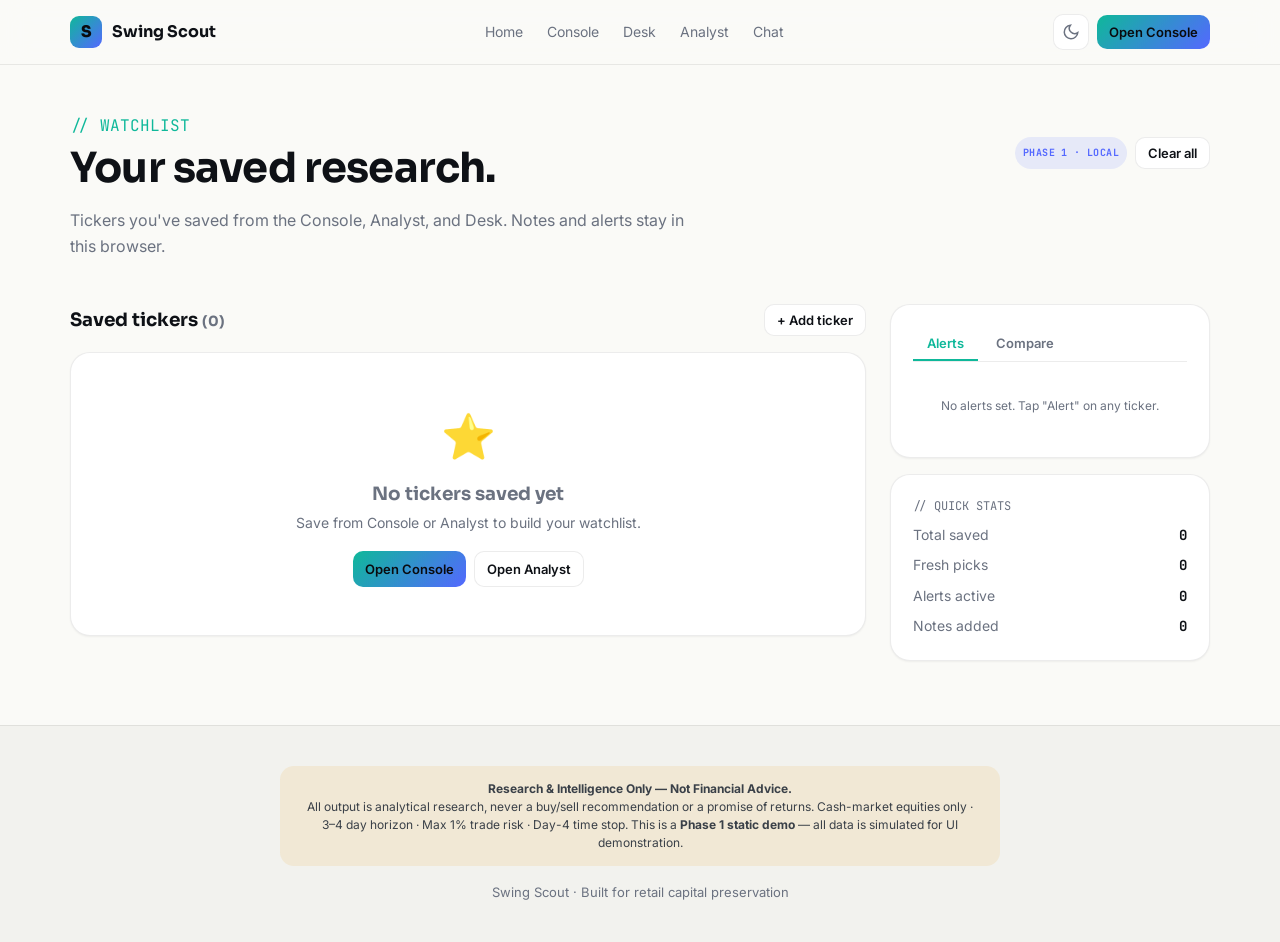
<file: watchlist.html>
<!DOCTYPE html>
<html lang="en" data-theme="light">
<head>
<meta charset="UTF-8" />
<meta name="viewport" content="width=device-width, initial-scale=1.0" />
<title>Watchlist — Swing Scout</title>
<link href="https://fonts.googleapis.com/css2?family=Sora:wght@400;600;700;800&family=Inter:wght@400;500;600;700&family=JetBrains+Mono:wght@400;600;700&display=swap" rel="stylesheet">
<link rel="stylesheet" href="assets/style.css">
<style>
.wl-shell {
  display: grid;
  grid-template-columns: 1fr 320px;
  gap: 24px;
  padding: 32px 0 64px;
}
@media (max-width: 900px) { .wl-shell { grid-template-columns: 1fr; } }

.wl-card {
  background: var(--surface);
  border: 1px solid var(--border);
  border-radius: var(--radius-lg);
  padding: 18px 20px;
  display: flex;
  flex-direction: column;
  gap: 12px;
  transition: all 0.2s ease;
}
.wl-card:hover {
  border-color: color-mix(in srgb, var(--primary) 40%, var(--border));
  box-shadow: var(--shadow-md);
}
.wl-head {
  display: flex;
  justify-content: space-between;
  align-items: flex-start;
  gap: 12px;
}
.wl-symbol {
  font-family: var(--font-mono);
  font-weight: 700;
  font-size: 18px;
  line-height: 1.1;
}
.wl-company {
  font-size: 12px;
  color: var(--muted);
  margin-top: 2px;
}
.wl-price {
  text-align: right;
  font-family: var(--font-mono);
}
.wl-price .val { font-weight: 700; font-size: 16px; }
.wl-price .chg { font-size: 12px; }

.wl-meta {
  display: grid;
  grid-template-columns: 1fr 1fr 1fr;
  gap: 10px;
  padding: 10px 0;
  border-top: 1px solid var(--border);
  border-bottom: 1px solid var(--border);
  font-size: 12px;
}
.wl-meta > div .lbl {
  font-size: 10px;
  text-transform: uppercase;
  letter-spacing: 0.05em;
  color: var(--muted);
  font-weight: 600;
}
.wl-meta > div .v {
  font-family: var(--font-mono);
  font-weight: 600;
  margin-top: 2px;
}

.wl-notes {
  font-size: 13px;
  color: var(--ink-soft);
  background: var(--surface-2);
  padding: 10px 12px;
  border-radius: 10px;
  min-height: 40px;
}
.wl-notes.empty { color: var(--muted); font-style: italic; }

.wl-actions {
  display: flex;
  gap: 6px;
  flex-wrap: wrap;
}
.wl-actions .btn { font-size: 12px; padding: 6px 12px; }

.wl-empty {
  text-align: center;
  padding: 48px 24px;
  color: var(--muted);
}
.wl-empty .icon { font-size: 44px; margin-bottom: 12px; }

.alerts-panel {
  display: grid;
  gap: 8px;
}
.alert-item {
  display: flex;
  justify-content: space-between;
  align-items: center;
  gap: 10px;
  padding: 10px 12px;
  border-radius: 10px;
  background: var(--surface-2);
  font-size: 13px;
}
.alert-item .sym {
  font-family: var(--font-mono);
  font-weight: 700;
  font-size: 12px;
}
.alert-item .cond { font-size: 11px; color: var(--muted); }

.alert-active {
  border-left: 3px solid var(--primary);
  background: var(--primary-soft);
}
.alert-warning {
  border-left: 3px solid var(--amber);
  background: var(--amber-soft);
}

.side-tabs {
  display: flex;
  gap: 4px;
  border-bottom: 1px solid var(--border);
  margin-bottom: 14px;
}
.side-tab {
  padding: 8px 14px;
  font-size: 13px;
  font-weight: 600;
  color: var(--muted);
  border: none;
  background: none;
  cursor: pointer;
  border-bottom: 2px solid transparent;
}
.side-tab.active {
  color: var(--primary);
  border-bottom-color: var(--primary);
}
.side-panel { display: none; }
.side-panel.active { display: block; }
</style>
</head>

<body data-page="watchlist.html">

<div id="nav-slot"></div>

<!-- HEADER -->
<section style="padding: 48px 0 12px;">
  <div class="container">
    <div class="flex between center wrap gap-3 mb-4">
      <div>
        <p class="kicker mono" style="color: var(--primary); margin-bottom: 6px;">// WATCHLIST</p>
        <h1 style="font-size: clamp(1.8rem, 5vw, 2.6rem);">Your saved research.</h1>
      </div>
      <div class="flex gap-2">
        <span class="demo-chip">Phase 1 · Local</span>
        <button class="btn btn-ghost btn-sm" id="clearAllBtn">Clear all</button>
      </div>
    </div>
    <p class="muted" style="max-width: 640px;">
      Tickers you've saved from the Console, Analyst, and Desk. Notes and alerts
      stay in this browser.
    </p>
  </div>
</section>

<!-- MAIN SHELL -->
<section class="container">
  <div class="wl-shell">

    <!-- LEFT: WATCHLIST GRID -->
    <main>
      <div class="flex between center mb-4">
        <h3>Saved tickers <span class="muted text-sm" id="wlCount">(0)</span></h3>
        <button class="btn btn-ghost btn-sm" id="addManualBtn">+ Add ticker</button>
      </div>
      <div id="wlGrid" class="grid grid-2" style="gap: 14px;"></div>
      <div id="wlEmpty" class="card wl-empty">
        <div class="icon">⭐</div>
        <h3 class="mb-2">No tickers saved yet</h3>
        <p class="text-sm muted mb-4">Save from Console or Analyst to build your watchlist.</p>
        <div class="flex gap-2" style="justify-content: center; flex-wrap: wrap;">
          <a href="console.html" class="btn btn-primary btn-sm">Open Console</a>
          <a href="analyst.html" class="btn btn-ghost btn-sm">Open Analyst</a>
        </div>
      </div>
    </main>

    <!-- RIGHT: SIDEBAR -->
    <aside>
      <div class="card">
        <div class="side-tabs">
          <button class="side-tab active" data-side="alerts">Alerts</button>
          <button class="side-tab" data-side="compare">Compare</button>
        </div>

        <div class="side-panel active" data-panel="alerts">
          <div class="alerts-panel" id="alertsList"></div>
          <div id="alertsEmpty" class="text-xs muted" style="padding: 20px 0; text-align: center;">
            No alerts set. Tap "Alert" on any ticker.
          </div>
        </div>

        <div class="side-panel" data-panel="compare">
          <div id="compareList" style="display: grid; gap: 8px;"></div>
          <div id="compareEmpty" class="text-xs muted" style="padding: 20px 0; text-align: center;">
            No tickers to compare. Add at least 2 from Analyst.
          </div>
        </div>
      </div>

      <div class="card mt-4">
        <div class="text-xs mono muted mb-2">// QUICK STATS</div>
        <div class="flex between text-sm mb-2">
          <span class="muted">Total saved</span>
          <span class="mono bold" id="statTotal">0</span>
        </div>
        <div class="flex between text-sm mb-2">
          <span class="muted">Fresh picks</span>
          <span class="mono bold" id="statFresh">0</span>
        </div>
        <div class="flex between text-sm mb-2">
          <span class="muted">Alerts active</span>
          <span class="mono bold" id="statAlerts">0</span>
        </div>
        <div class="flex between text-sm">
          <span class="muted">Notes added</span>
          <span class="mono bold" id="statNotes">0</span>
        </div>
      </div>
    </aside>

  </div>
</section>

<!-- ADD TICKER MODAL -->
<div id="wlModal" style="display: none; position: fixed; inset: 0; background: rgba(0,0,0,0.5); z-index: 100; align-items: center; justify-content: center; padding: 20px;">
  <div class="card" style="max-width: 440px; width: 100%;">
    <h3 class="mb-4" id="wlModalTitle">Add ticker</h3>
    <label class="field"><span>NSE Symbol</span>
      <input type="text" class="input mono" id="wlModalSymbol" placeholder="e.g. RELIANCE" autocapitalize="characters" />
    </label>
    <label class="field"><span>Note (optional)</span>
      <textarea class="textarea" id="wlModalNote" rows="3" placeholder="Why are you watching this?"></textarea>
    </label>
    <div class="flex gap-2 mt-4">
      <button class="btn btn-primary" id="wlModalSave" style="flex: 1; justify-content: center;">Save</button>
      <button class="btn btn-ghost" id="wlModalCancel">Cancel</button>
    </div>
  </div>
</div>

<div id="footer-slot"></div>
  
<script src="assets/mock.js"></script>
<script src="assets/app.js"></script>
<script>
var $ = function(id) { return document.getElementById(id); };

// ===== WATCHLIST STORAGE =====
var watchlist = Store.get('watchlist', []);
var alerts = Store.get('alerts', []);

// ===== HELPERS =====
function findPickData(symbol) {
  return MOCK.picks.find(function(p) { return p.symbol === symbol; }) || null;
}

function isFresh(symbol) {
  var p = findPickData(symbol);
  return p && p.fresh;
}

function getAlertsFor(symbol) {
  return alerts.filter(function(a) { return a.symbol === symbol; });
}

// ===== RENDER WATCHLIST =====
function renderWatchlist(filter) {
  filter = (filter || '').toUpperCase();
  var grid = $('wlGrid');
  var empty = $('wlEmpty');
  var list = watchlist;
  if (filter) {
    list = watchlist.filter(function(w) {
      return w.symbol.indexOf(filter) !== -1 ||
             (w.note || '').toUpperCase().indexOf(filter) !== -1;
    });
  }
  if (!list.length) {
    grid.innerHTML = '';
    empty.style.display = 'block';
    $('wlCount').textContent = '(0)';
    updateStats();
    return;
  }
  empty.style.display = 'none';
  $('wlCount').textContent = '(' + list.length + ')';
  grid.innerHTML = list.map(function(w) {
    return renderWatchCard(w);
  }).join('');

  // Attach button listeners
  grid.querySelectorAll('[data-act]').forEach(function(btn) {
    btn.addEventListener('click', function() {
      var act = btn.dataset.act;
      var sym = btn.dataset.sym;
      if (act === 'note') editNote(sym);
      else if (act === 'alert') addAlert(sym);
      else if (act === 'remove') removeFromWatchlist(sym);
    });
  });
  updateStats();
}

function renderWatchCard(w) {
  var pick = findPickData(w.symbol);
  var fresh = isFresh(w.symbol);
  var alertCount = getAlertsFor(w.symbol).length;

  var price = pick ? pick.price : (Math.random() * 2000 + 200).toFixed(2);
  var chg = pick ? pick.change : ((Math.random() * 3 - 1.5).toFixed(2) + '%');
  var isUp = chg.indexOf('+') === 0 || parseFloat(chg) > 0;

  var groupTag = '';
  if (pick) {
    var cls = pick.group === 'CORE' ? 'v-supports' :
              (pick.group === 'EXPLORER' ? 'v-neutral' : 'v-warns');
    groupTag = '<span class="verdict ' + cls + '">' + pick.group + '</span>';
  }

  var entryV = pick ? pick.entryZone[0] + '–' + pick.entryZone[1] : '—';
  var stopV = pick ? pick.stop : '—';
  var t1V = pick ? pick.t1 : '—';

  var alertBadge = alertCount
    ? '<span class="verdict v-warns">' + alertCount + ' alert' + (alertCount > 1 ? 's' : '') + '</span>'
    : '';

  var noteHTML = w.note
    ? '<div class="wl-notes">' + escapeHtml(w.note) + '</div>'
    : '<div class="wl-notes empty">No note yet — tap Note to add one.</div>';

  return '' +
    '<div class="wl-card">' +
      '<div class="wl-head">' +
        '<div>' +
          '<div class="wl-symbol">' + w.symbol + '</div>' +
          (pick ? '<div class="wl-company">' + pick.company + '</div>' : '<div class="wl-company">Custom entry</div>') +
        '</div>' +
        '<div class="wl-price">' +
          '<div class="val">₹' + Number(price).toLocaleString('en-IN') + '</div>' +
          '<div class="chg" style="color: ' + (isUp ? 'var(--primary)' : 'var(--coral)') + '">' + chg + '</div>' +
        '</div>' +
      '</div>' +
      '<div class="flex wrap gap-2">' +
        (fresh ? '<span class="prov prov-live">FRESH</span>' : '<span class="prov prov-reference">SAVED</span>') +
        groupTag +
        alertBadge +
      '</div>' +
      '<div class="wl-meta">' +
        '<div><div class="lbl">Entry</div><div class="v">' + entryV + '</div></div>' +
        '<div><div class="lbl">Stop</div><div class="v" style="color:var(--coral)">' + stopV + '</div></div>' +
        '<div><div class="lbl">T1</div><div class="v" style="color:var(--primary)">' + t1V + '</div></div>' +
      '</div>' +
      noteHTML +
      '<div class="wl-actions">' +
        '<button class="btn btn-ghost btn-sm" data-act="note" data-sym="' + w.symbol + '">📝 Note</button>' +
        '<button class="btn btn-ghost btn-sm" data-act="alert" data-sym="' + w.symbol + '">🔔 Alert</button>' +
        '<button class="btn btn-ghost btn-sm" data-act="remove" data-sym="' + w.symbol + '" style="color:var(--coral)">✕ Remove</button>' +
      '</div>' +
    '</div>';
}

// ===== ALERTS =====
function renderAlerts() {
  var list = $('alertsList');
  var empty = $('alertsEmpty');
  if (!alerts.length) {
    list.innerHTML = '';
    empty.style.display = 'block';
    updateStats();
    return;
  }
  empty.style.display = 'none';
  list.innerHTML = alerts.map(function(a, i) {
    var cls = a.status === 'active' ? 'alert-active' : 'alert-warning';
    return '' +
      '<div class="alert-item ' + cls + '">' +
        '<div>' +
          '<div class="sym">' + a.symbol + '</div>' +
          '<div class="cond">' + a.condition + '</div>' +
        '</div>' +
        '<button data-rm-alert="' + i + '" style="color:var(--coral);background:none;border:none;cursor:pointer;font-size:16px;">×</button>' +
      '</div>';
  }).join('');

  list.querySelectorAll('[data-rm-alert]').forEach(function(b) {
    b.addEventListener('click', function() {
      alerts.splice(+b.dataset.rmAlert, 1);
      Store.set('alerts', alerts);
      renderAlerts();
    });
  });
  updateStats();
}

function addAlert(symbol) {
  var price = prompt('Alert when ' + symbol + ' crosses what price? (₹)');
  if (!price) return;
  var num = parseFloat(price);
  if (isNaN(num)) { alert('Invalid price'); return; }
  var current = findPickData(symbol);
  var cmp = current ? current.price : num;
  var direction = num > cmp ? 'above' : 'below';
  alerts.push({
    symbol: symbol,
    condition: 'Price crosses ' + direction + ' ₹' + num,
    target: num,
    direction: direction,
    status: 'active',
    created: Date.now()
  });
  Store.set('alerts', alerts);
  renderAlerts();
  renderWatchlist();
}

// ===== NOTES =====
function editNote(symbol) {
  var w = watchlist.find(function(x) { return x.symbol === symbol; });
  if (!w) return;
  var note = prompt('Note for ' + symbol + ':', w.note || '');
  if (note === null) return;
  w.note = note.trim();
  Store.set('watchlist', watchlist);
  renderWatchlist();
}

// ===== ADD / REMOVE =====
function addToWatchlist(symbol, note) {
  symbol = (symbol || '').toUpperCase().trim();
  if (!symbol) return;
  if (watchlist.find(function(w) { return w.symbol === symbol; })) {
    alert(symbol + ' is already in your watchlist.');
    return;
  }
  watchlist.unshift({
    symbol: symbol,
    note: note || '',
    added: Date.now()
  });
  Store.set('watchlist', watchlist);
  renderWatchlist();
}

function removeFromWatchlist(symbol) {
  if (!confirm('Remove ' + symbol + ' from watchlist?')) return;
  watchlist = watchlist.filter(function(w) { return w.symbol !== symbol; });
  Store.set('watchlist', watchlist);
  // Also remove alerts for this symbol
  alerts = alerts.filter(function(a) { return a.symbol !== symbol; });
  Store.set('alerts', alerts);
  renderWatchlist();
  renderAlerts();
}

// ===== STATS =====
function updateStats() {
  $('statTotal').textContent = watchlist.length;
  $('statFresh').textContent = watchlist.filter(function(w) { return isFresh(w.symbol); }).length;
  $('statAlerts').textContent = alerts.length;
  $('statNotes').textContent = watchlist.filter(function(w) { return w.note && w.note.length; }).length;
}

// ===== UTILITY =====
function escapeHtml(s) {
  var d = document.createElement('div');
  d.textContent = s;
  return d.innerHTML;
}
  
// ===== COMPARE PANEL =====
function renderComparePanel() {
  var compareList = Store.get('compareList', []);
  var list = $('compareList');
  var empty = $('compareEmpty');
  if (!compareList.length) {
    list.innerHTML = '';
    empty.style.display = 'block';
    return;
  }
  empty.style.display = 'none';
  list.innerHTML = compareList.map(function(s) {
    var p = findPickData(s);
    return '' +
      '<div class="alert-item">' +
        '<div>' +
          '<div class="sym">' + s + '</div>' +
          '<div class="cond">' + (p ? p.setup + ' · score ' + p.score : 'No data') + '</div>' +
        '</div>' +
        (p ? '<span class="verdict ' + (p.group === 'CORE' ? 'v-supports' : 'v-warns') + '">' + p.group + '</span>' : '') +
      '</div>';
  }).join('');
}

// ===== SIDE TABS =====
document.querySelectorAll('.side-tab').forEach(function(t) {
  t.addEventListener('click', function() {
    document.querySelectorAll('.side-tab').forEach(function(x) { x.classList.remove('active'); });
    document.querySelectorAll('.side-panel').forEach(function(x) { x.classList.remove('active'); });
    t.classList.add('active');
    var panel = document.querySelector('.side-panel[data-panel="' + t.dataset.side + '"]');
    if (panel) panel.classList.add('active');
  });
});

// ===== MODAL =====
function openModal(symbol, note) {
  $('wlModalSymbol').value = symbol || '';
  $('wlModalNote').value = note || '';
  $('wlModalTitle').textContent = symbol ? ('Add ' + symbol) : 'Add ticker';
  $('wlModal').style.display = 'flex';
  setTimeout(function() { $('wlModalSymbol').focus(); }, 100);
}
function closeModal() { $('wlModal').style.display = 'none'; }

$('addManualBtn').addEventListener('click', function() { openModal('', ''); });
$('wlModalCancel').addEventListener('click', closeModal);
$('wlModalSave').addEventListener('click', function() {
  var sym = $('wlModalSymbol').value.toUpperCase().trim();
  var note = $('wlModalNote').value.trim();
  if (!sym) { alert('Enter a symbol'); return; }
  addToWatchlist(sym, note);
  closeModal();
});

// ===== CLEAR ALL =====
$('clearAllBtn').addEventListener('click', function() {
  if (!confirm('Clear ALL saved tickers and alerts?')) return;
  watchlist = [];
  alerts = [];
  Store.set('watchlist', watchlist);
  Store.set('alerts', alerts);
  renderWatchlist();
  renderAlerts();
  renderComparePanel();
});

// ===== MODAL CLICK-OUTSIDE CLOSE =====
$('wlModal').addEventListener('click', function(e) {
  if (e.target === $('wlModal')) closeModal();
});

// ===== SYNC FROM OTHER PAGES =====
// When analyst or console save a symbol to localStorage "savedFrom",
// we pick it up here and add it to the watchlist.
function checkIncomingSaves() {
  var incoming = Store.get('pendingSave', null);
  if (incoming) {
    addToWatchlist(incoming.symbol, incoming.note || '');
    Store.remove('pendingSave');
  }
}

// ===== BOOT =====
function boot() {
  checkIncomingSaves();
  renderWatchlist();
  renderAlerts();
  renderComparePanel();
  updateStats();
}

if (document.readyState === 'complete' || document.readyState === 'interactive') {
  setTimeout(boot, 50);
} else {
  document.addEventListener('DOMContentLoaded', boot);
}

// ===== CROSS-TAB SYNC =====
// If user opens another tab and adds to watchlist, sync on focus
window.addEventListener('focus', function() {
  watchlist = Store.get('watchlist', []);
  alerts = Store.get('alerts', []);
  renderWatchlist();
  renderAlerts();
  renderComparePanel();
  updateStats();
});
</script>
</body>
</html>
</file>
<file: assets/style.css>
/* ============================================
   SWING SCOUT — DESIGN SYSTEM
   Light default, dark toggle, responsive
   ============================================ */

:root {
  --bg: #FAFAF7;
  --bg-soft: #F2F2EE;
  --surface: #FFFFFF;
  --surface-2: #F7F7F3;
  --border: rgba(14, 17, 22, 0.08);
  --border-strong: rgba(14, 17, 22, 0.14);
  --ink: #0E1116;
  --ink-soft: #3A4048;
  --muted: #6B7280;
  --faint: #9CA3AF;

  --primary: #0FB89A;
  --primary-soft: rgba(15, 184, 154, 0.12);
  --indigo: #5468FF;
  --indigo-soft: rgba(84, 104, 255, 0.12);
  --amber: #E8A93C;
  --amber-soft: rgba(232, 169, 60, 0.14);
  --coral: #E5484D;
  --coral-soft: rgba(229, 72, 77, 0.12);

  --shadow-sm: 0 1px 2px rgba(14, 17, 22, 0.05);
  --shadow-md: 0 4px 16px rgba(14, 17, 22, 0.06);
  --shadow-lg: 0 12px 40px rgba(14, 17, 22, 0.08);

  --radius: 14px;
  --radius-lg: 20px;
  --radius-sm: 8px;

  --font-display: 'Sora', system-ui, sans-serif;
  --font-body: 'Inter', system-ui, sans-serif;
  --font-mono: 'JetBrains Mono', ui-monospace, monospace;
}

[data-theme="dark"] {
  --bg: #0A0B0F;
  --bg-soft: #0F1116;
  --surface: #12141A;
  --surface-2: #1A1D26;
  --border: rgba(255, 255, 255, 0.07);
  --border-strong: rgba(255, 255, 255, 0.14);
  --ink: #F2F4F8;
  --ink-soft: #C7CBD4;
  --muted: #8A93A6;
  --faint: #5A6172;

  --primary: #4FE3C1;
  --primary-soft: rgba(79, 227, 193, 0.14);
  --indigo: #6C7BFF;
  --indigo-soft: rgba(108, 123, 255, 0.14);
  --amber: #F5B547;
  --amber-soft: rgba(245, 181, 71, 0.14);
  --coral: #FF6B6B;
  --coral-soft: rgba(255, 107, 107, 0.14);

  --shadow-sm: 0 1px 2px rgba(0, 0, 0, 0.4);
  --shadow-md: 0 4px 16px rgba(0, 0, 0, 0.5);
  --shadow-lg: 0 12px 40px rgba(0, 0, 0, 0.6);
}

* { box-sizing: border-box; margin: 0; padding: 0; }

html { scroll-behavior: smooth; }

body {
  font-family: var(--font-body);
  background: var(--bg);
  color: var(--ink);
  line-height: 1.6;
  -webkit-font-smoothing: antialiased;
  overflow-x: hidden;
  min-width: 0;
  transition: background 0.25s ease, color 0.25s ease;
}

/* Prevent overflow from long strings */
p, h1, h2, h3, h4, span, div, li {
  overflow-wrap: break-word;
  word-wrap: break-word;
  min-width: 0;
}

a { color: inherit; text-decoration: none; }
button { font-family: inherit; cursor: pointer; border: none; background: none; color: inherit; }
img, svg { display: block; max-width: 100%; }

/* ============ LAYOUT ============ */
.container { max-width: 1180px; margin: 0 auto; padding: 0 20px; }
.container-narrow { max-width: 820px; margin: 0 auto; padding: 0 20px; }

/* ============ NAV ============ */
.nav {
  position: sticky; top: 0; z-index: 50;
  background: color-mix(in srgb, var(--bg) 88%, transparent);
  backdrop-filter: blur(14px);
  border-bottom: 1px solid var(--border);
}
.nav-inner {
  display: flex; align-items: center; justify-content: space-between;
  padding: 14px 20px; max-width: 1180px; margin: 0 auto; gap: 16px;
}
.nav-logo { display: flex; align-items: center; gap: 10px; font-family: var(--font-display); font-weight: 700; }
.nav-mark {
  width: 32px; height: 32px; border-radius: 9px;
  background: linear-gradient(135deg, var(--primary), var(--indigo));
  display: grid; place-items: center; color: #0A0B0F; font-weight: 800;
}
.nav-links { display: flex; gap: 24px; font-size: 14px; color: var(--muted); }
.nav-links a:hover { color: var(--primary); }
.nav-actions { display: flex; gap: 8px; align-items: center; }

/* ============ BUTTONS ============ */
.btn {
  display: inline-flex; align-items: center; gap: 8px;
  padding: 10px 18px; border-radius: 10px;
  font-weight: 600; font-size: 14px;
  transition: all 0.2s ease;
  white-space: nowrap;
}
.btn-primary {
  background: linear-gradient(135deg, var(--primary), var(--indigo));
  color: #0A0B0F;
}
.btn-primary:hover { opacity: 0.9; transform: translateY(-1px); box-shadow: var(--shadow-md); }
.btn-ghost {
  background: var(--surface); border: 1px solid var(--border);
  color: var(--ink);
}
.btn-ghost:hover { border-color: var(--primary); color: var(--primary); }
.btn-sm { padding: 7px 12px; font-size: 13px; }

.theme-toggle {
  width: 36px; height: 36px; border-radius: 10px;
  display: grid; place-items: center;
  background: var(--surface); border: 1px solid var(--border);
  color: var(--muted);
}
.theme-toggle:hover { color: var(--primary); }

/* ============ CARDS ============ */
.card {
  background: var(--surface);
  border: 1px solid var(--border);
  border-radius: var(--radius-lg);
  padding: 22px;
  box-shadow: var(--shadow-sm);
  transition: all 0.25s ease;
}
.card-hover:hover {
  transform: translateY(-3px);
  border-color: color-mix(in srgb, var(--primary) 40%, var(--border));
  box-shadow: var(--shadow-md);
}

/* ============ PROVENANCE TAGS ============ */
.prov {
  display: inline-flex; align-items: center; gap: 4px;
  padding: 2px 8px; border-radius: 999px;
  font-size: 10px; font-weight: 700;
  font-family: var(--font-mono);
  letter-spacing: 0.04em; text-transform: uppercase;
  white-space: nowrap;
}
.prov-live { background: var(--primary-soft); color: var(--primary); }
.prov-delayed { background: var(--amber-soft); color: var(--amber); }
.prov-reference { background: var(--indigo-soft); color: var(--indigo); }
.prov-unavailable { background: var(--coral-soft); color: var(--coral); }

.demo-chip {
  display: inline-flex; align-items: center; gap: 4px;
  padding: 2px 8px; border-radius: 999px;
  font-size: 10px; font-weight: 700;
  font-family: var(--font-mono);
  background: var(--indigo-soft); color: var(--indigo);
  text-transform: uppercase; letter-spacing: 0.04em;
}

/* ============ VERDICT BADGES ============ */
.verdict {
  display: inline-flex; align-items: center; gap: 5px;
  padding: 3px 10px; border-radius: 999px;
  font-size: 11px; font-weight: 700; text-transform: uppercase;
  letter-spacing: 0.03em;
}
.v-supports { background: var(--primary-soft); color: var(--primary); }
.v-neutral { background: var(--surface-2); color: var(--muted); }
.v-warns { background: var(--amber-soft); color: var(--amber); }
.v-veto { background: var(--coral-soft); color: var(--coral); }

/* ============ TYPOGRAPHY ============ */
h1, h2, h3, h4 { font-family: var(--font-display); font-weight: 700; line-height: 1.15; }
h1 { font-size: clamp(2rem, 6vw, 4rem); letter-spacing: -0.02em; }
h2 { font-size: clamp(1.6rem, 4vw, 2.6rem); letter-spacing: -0.01em; }
h3 { font-size: 1.15rem; }
.mono { font-family: var(--font-mono); }
.muted { color: var(--muted); }
.faint { color: var(--faint); }

.gradient-text {
  background: linear-gradient(120deg, var(--primary) 0%, var(--indigo) 100%);
  -webkit-background-clip: text; background-clip: text; color: transparent;
}

/* ============ SECTION ============ */
.section { padding: 80px 0; }
.section-head { text-align: center; margin-bottom: 56px; }
.section-head p.kicker {
  font-family: var(--font-mono); font-size: 13px;
  color: var(--primary); margin-bottom: 12px;
}
.section-head p.lead { color: var(--muted); max-width: 620px; margin: 12px auto 0; }

/* ============ GRID ============ */
.grid { display: grid; gap: 16px; }
.grid-2 { grid-template-columns: repeat(2, minmax(0, 1fr)); }
.grid-3 { grid-template-columns: repeat(3, minmax(0, 1fr)); }
.grid-4 { grid-template-columns: repeat(4, minmax(0, 1fr)); }
.grid-5 { grid-template-columns: repeat(5, minmax(0, 1fr)); }

@media (max-width: 900px) {
  .grid-4, .grid-5 { grid-template-columns: repeat(2, minmax(0, 1fr)); }
}
@media (max-width: 640px) {
  .grid-2, .grid-3, .grid-4, .grid-5 { grid-template-columns: 1fr; }
  .section { padding: 56px 0; }
  .nav-links { display: none; }
}

/* ============ TICKER ============ */
.ticker {
  border-bottom: 1px solid var(--border);
  background: var(--bg-soft);
  overflow: hidden; padding: 10px 0;
}
.ticker-track {
  display: flex; gap: 32px;
  animation: scroll 45s linear infinite;
  width: max-content;
}
.ticker-item {
  display: flex; gap: 8px; align-items: baseline;
  font-family: var(--font-mono); font-size: 13px; white-space: nowrap;
}
.ticker-item .name { color: var(--muted); }
.ticker-item .val { color: var(--ink); font-weight: 600; }
.ticker-item .up { color: var(--primary); }
.ticker-item .down { color: var(--coral); }
@keyframes scroll {
  from { transform: translateX(0); }
  to { transform: translateX(-50%); }
}

/* ============ UTILITIES ============ */
.flex { display: flex; }
.between { justify-content: space-between; }
.center { align-items: center; }
.gap-2 { gap: 8px; }
.gap-3 { gap: 12px; }
.gap-4 { gap: 16px; }
.wrap { flex-wrap: wrap; }
.mt-2 { margin-top: 8px; }
.mt-3 { margin-top: 12px; }
.mt-4 { margin-top: 16px; }
.mt-6 { margin-top: 24px; }
.mb-2 { margin-bottom: 8px; }
.mb-4 { margin-bottom: 16px; }
.mb-6 { margin-bottom: 24px; }
.text-sm { font-size: 14px; }
.text-xs { font-size: 12px; }
.text-lg { font-size: 18px; }
.bold { font-weight: 700; }

/* ============ SCORE PILL ============ */
.score-pill {
  display: inline-flex; align-items: center; gap: 6px;
  padding: 4px 12px; border-radius: 999px;
  background: var(--primary-soft); color: var(--primary);
  font-family: var(--font-mono); font-weight: 700; font-size: 13px;
}

/* ============ DISCLAIMER FOOTER ============ */
.footer {
  border-top: 1px solid var(--border);
  padding: 40px 20px;
  text-align: center;
  color: var(--muted); font-size: 13px;
  background: var(--bg-soft);
}
.footer .disclaimer {
  max-width: 720px; margin: 0 auto 16px;
  padding: 14px 20px;
  background: var(--amber-soft); color: var(--ink-soft);
  border-radius: var(--radius);
  font-size: 12px; line-height: 1.5;
}

/* ============ FADE IN ON SCROLL ============ */
.fade-in {
  opacity: 0; transform: translateY(16px);
  transition: opacity 0.7s ease, transform 0.7s ease;
}
.fade-in.visible { opacity: 1; transform: translateY(0); }
@media (prefers-reduced-motion: reduce) {
  .fade-in { opacity: 1; transform: none; transition: none; }
  .ticker-track { animation: none; }
}

/* ============ ANIMATED PIPELINE ============ */
.pipeline {
  display: flex; align-items: center; gap: 0;
  overflow-x: auto; padding: 12px 0;
  scrollbar-width: thin;
}
.pipeline-node {
  flex: 0 0 auto;
  display: flex; flex-direction: column; align-items: center;
  gap: 6px; min-width: 90px;
}
.pipeline-dot {
  width: 40px; height: 40px; border-radius: 50%;
  background: var(--surface-2); border: 2px solid var(--border);
  display: grid; place-items: center;
  font-size: 12px; font-weight: 700; color: var(--muted);
  font-family: var(--font-mono);
  transition: all 0.4s ease;
}
.pipeline-node.active .pipeline-dot {
  background: var(--primary); color: #0A0B0F; border-color: var(--primary);
  box-shadow: 0 0 0 6px var(--primary-soft);
}
.pipeline-node.done .pipeline-dot {
  background: var(--primary-soft); color: var(--primary); border-color: var(--primary);
}
.pipeline-label { font-size: 11px; color: var(--muted); text-align: center; }
.pipeline-line {
  flex: 1; height: 2px; background: var(--border); min-width: 20px;
}
.pipeline-line.done { background: var(--primary); }

/* ============ FORM ELEMENTS ============ */
.input, .select, .textarea {
  width: 100%; padding: 10px 14px;
  background: var(--surface); color: var(--ink);
  border: 1px solid var(--border); border-radius: 10px;
  font-family: var(--font-body); font-size: 14px;
  transition: border-color 0.2s ease;
}
.input:focus, .select:focus, .textarea:focus {
  outline: none; border-color: var(--primary);
}
.textarea { font-family: var(--font-mono); font-size: 13px; resize: vertical; min-height: 80px; }
label.field { display: block; margin-bottom: 14px; }
label.field span {
  display: block; font-size: 13px; color: var(--muted);
  margin-bottom: 6px; font-weight: 500;
}

/* ============ TABLE ============ */
.table { width: 100%; border-collapse: collapse; font-size: 14px; }
.table th, .table td {
  padding: 12px 14px; text-align: left;
  border-bottom: 1px solid var(--border);
}
.table th {
  color: var(--muted); font-weight: 600; font-size: 12px;
  text-transform: uppercase; letter-spacing: 0.05em;
}
.table tr:hover td { background: var(--surface-2); }

/* ============ MOBILE ============ */
@media (max-width: 640px) {
  .nav-actions .btn span.hide-mobile { display: none; }
  .pipeline-node { min-width: 76px; }
  .pipeline-label { font-size: 10px; }
}
</file>
